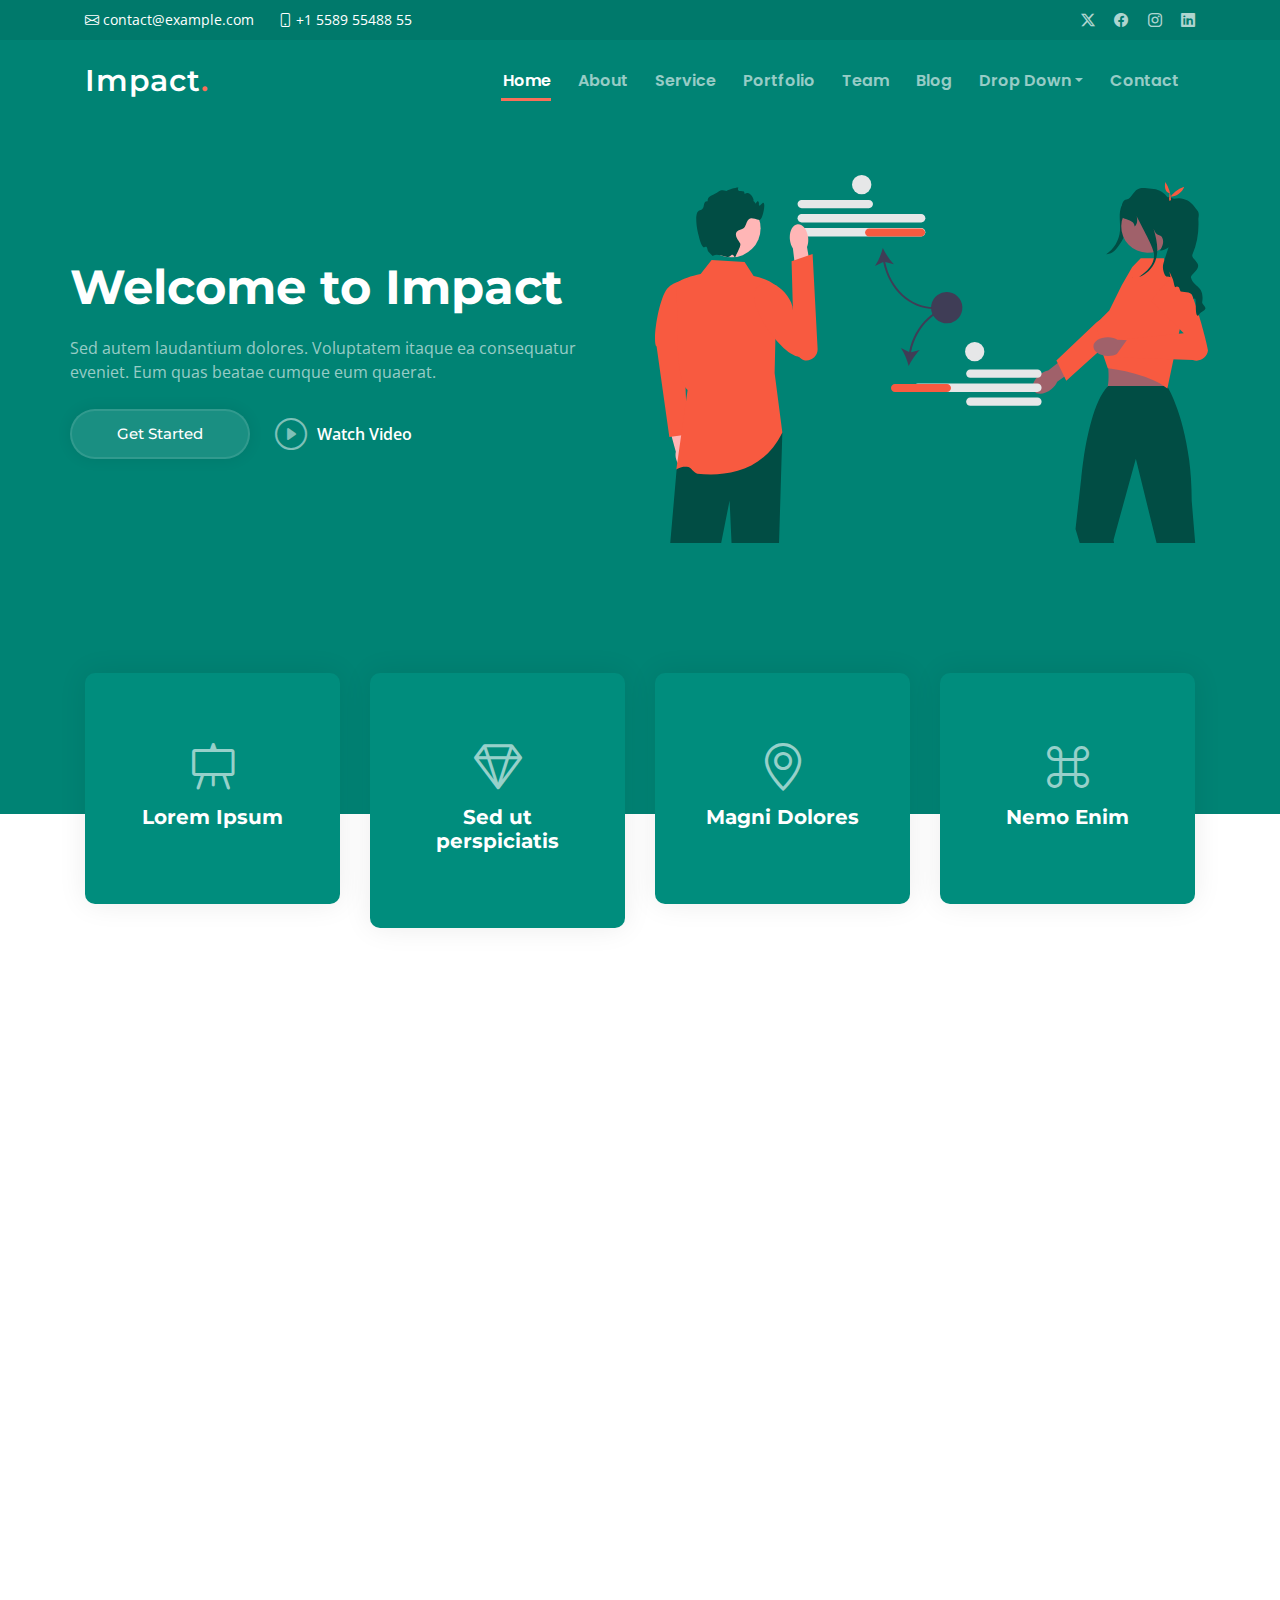
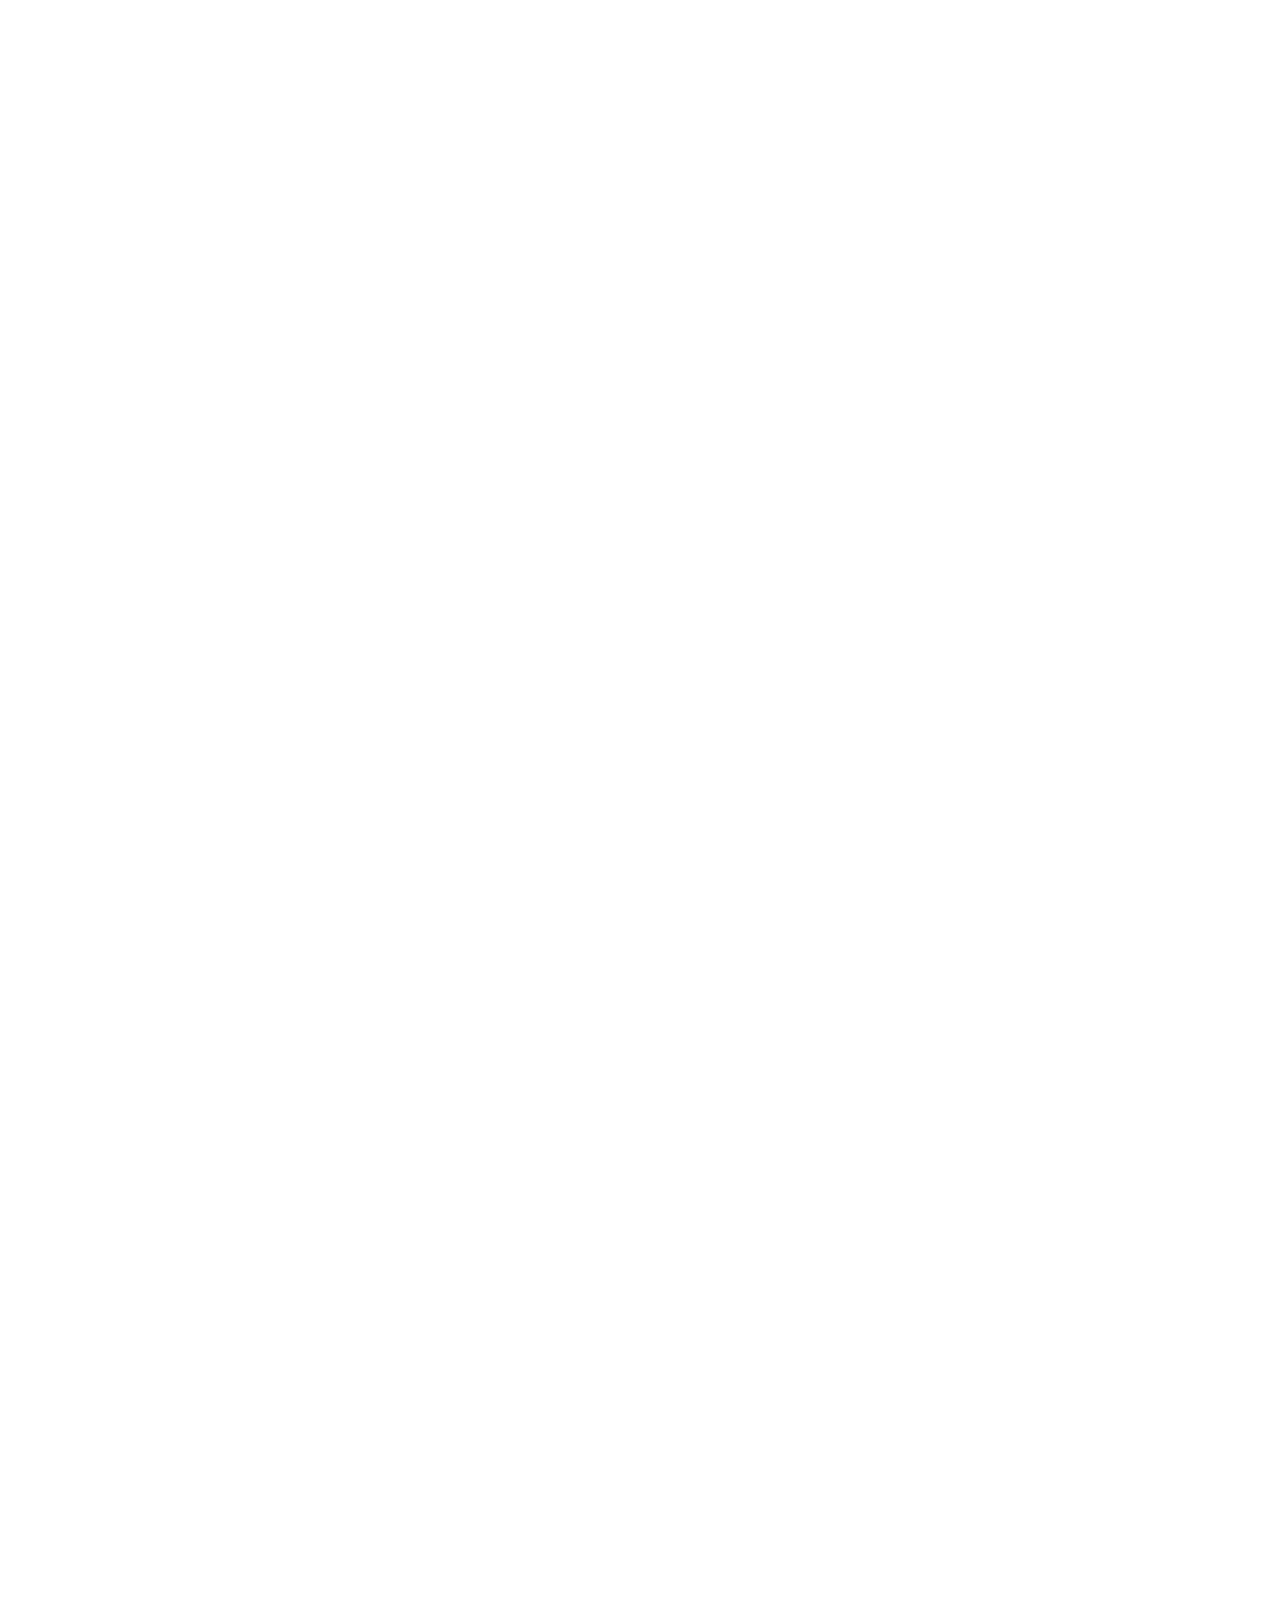
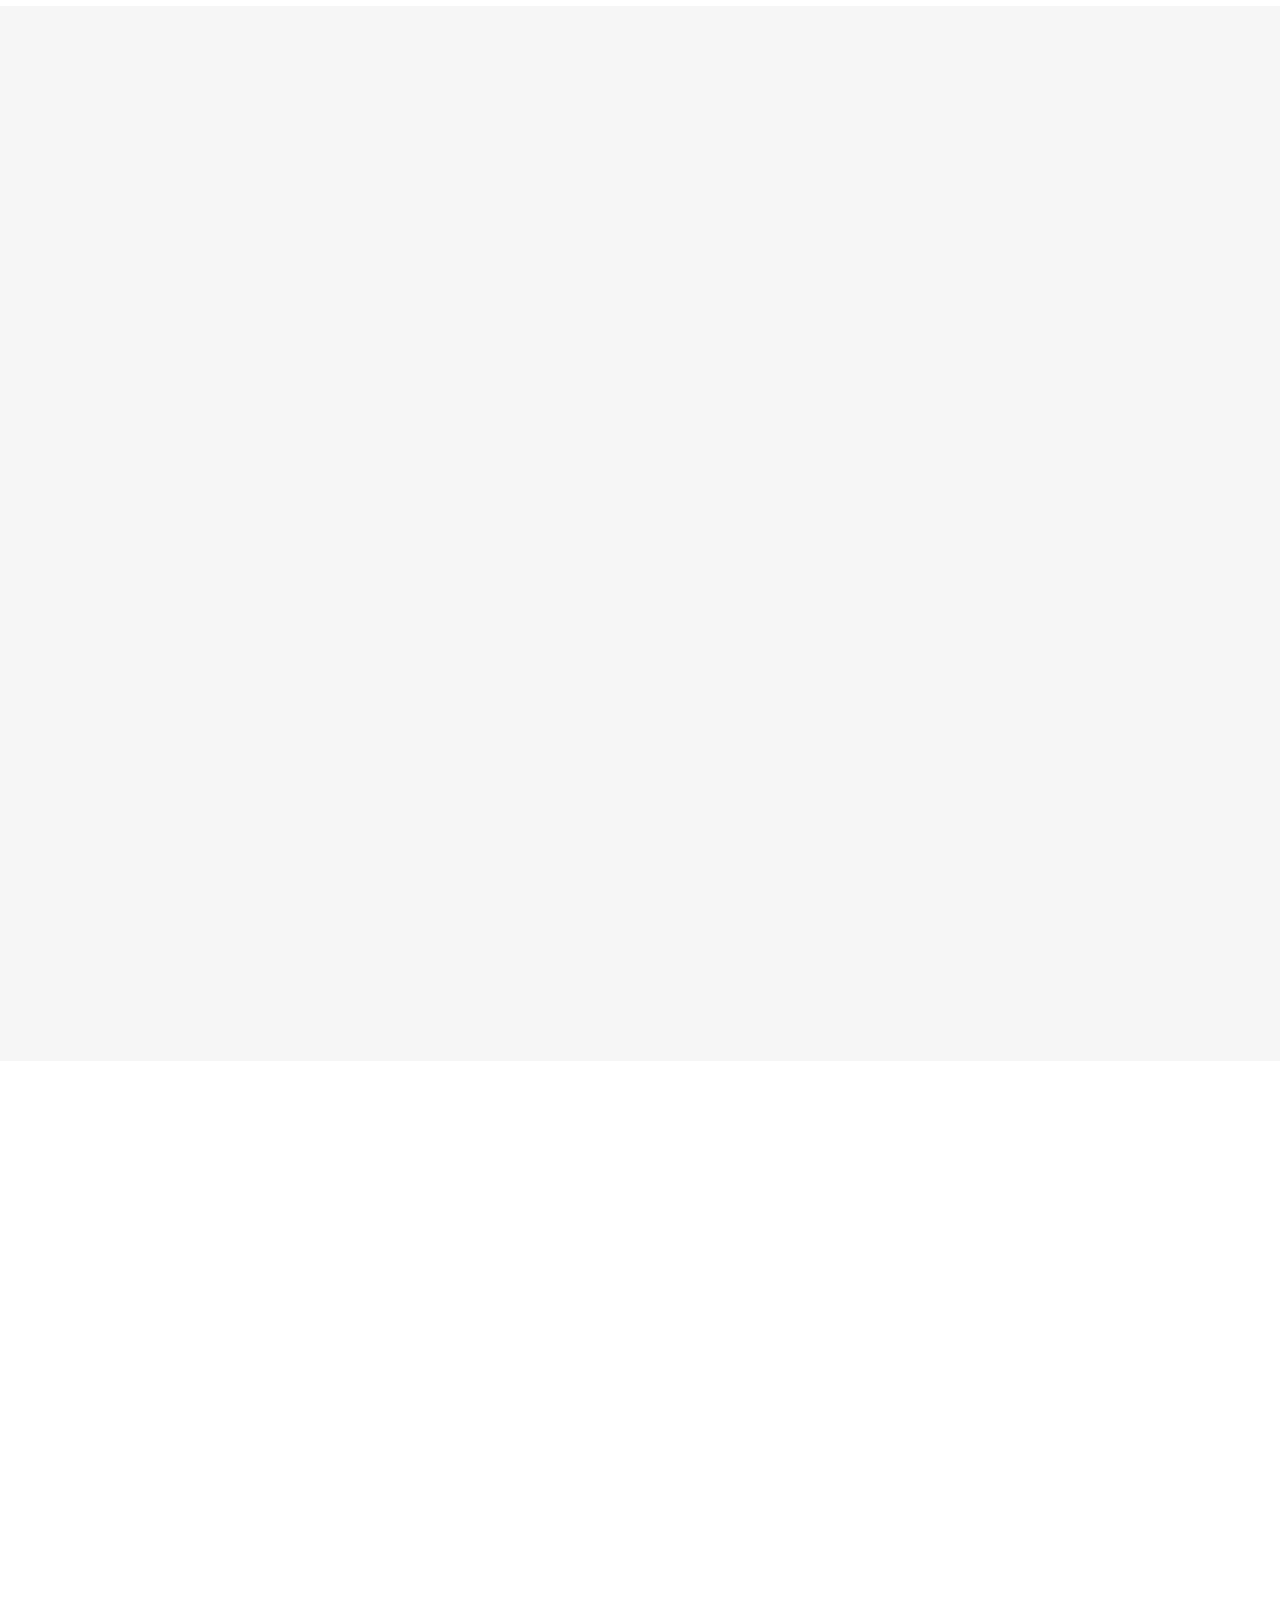
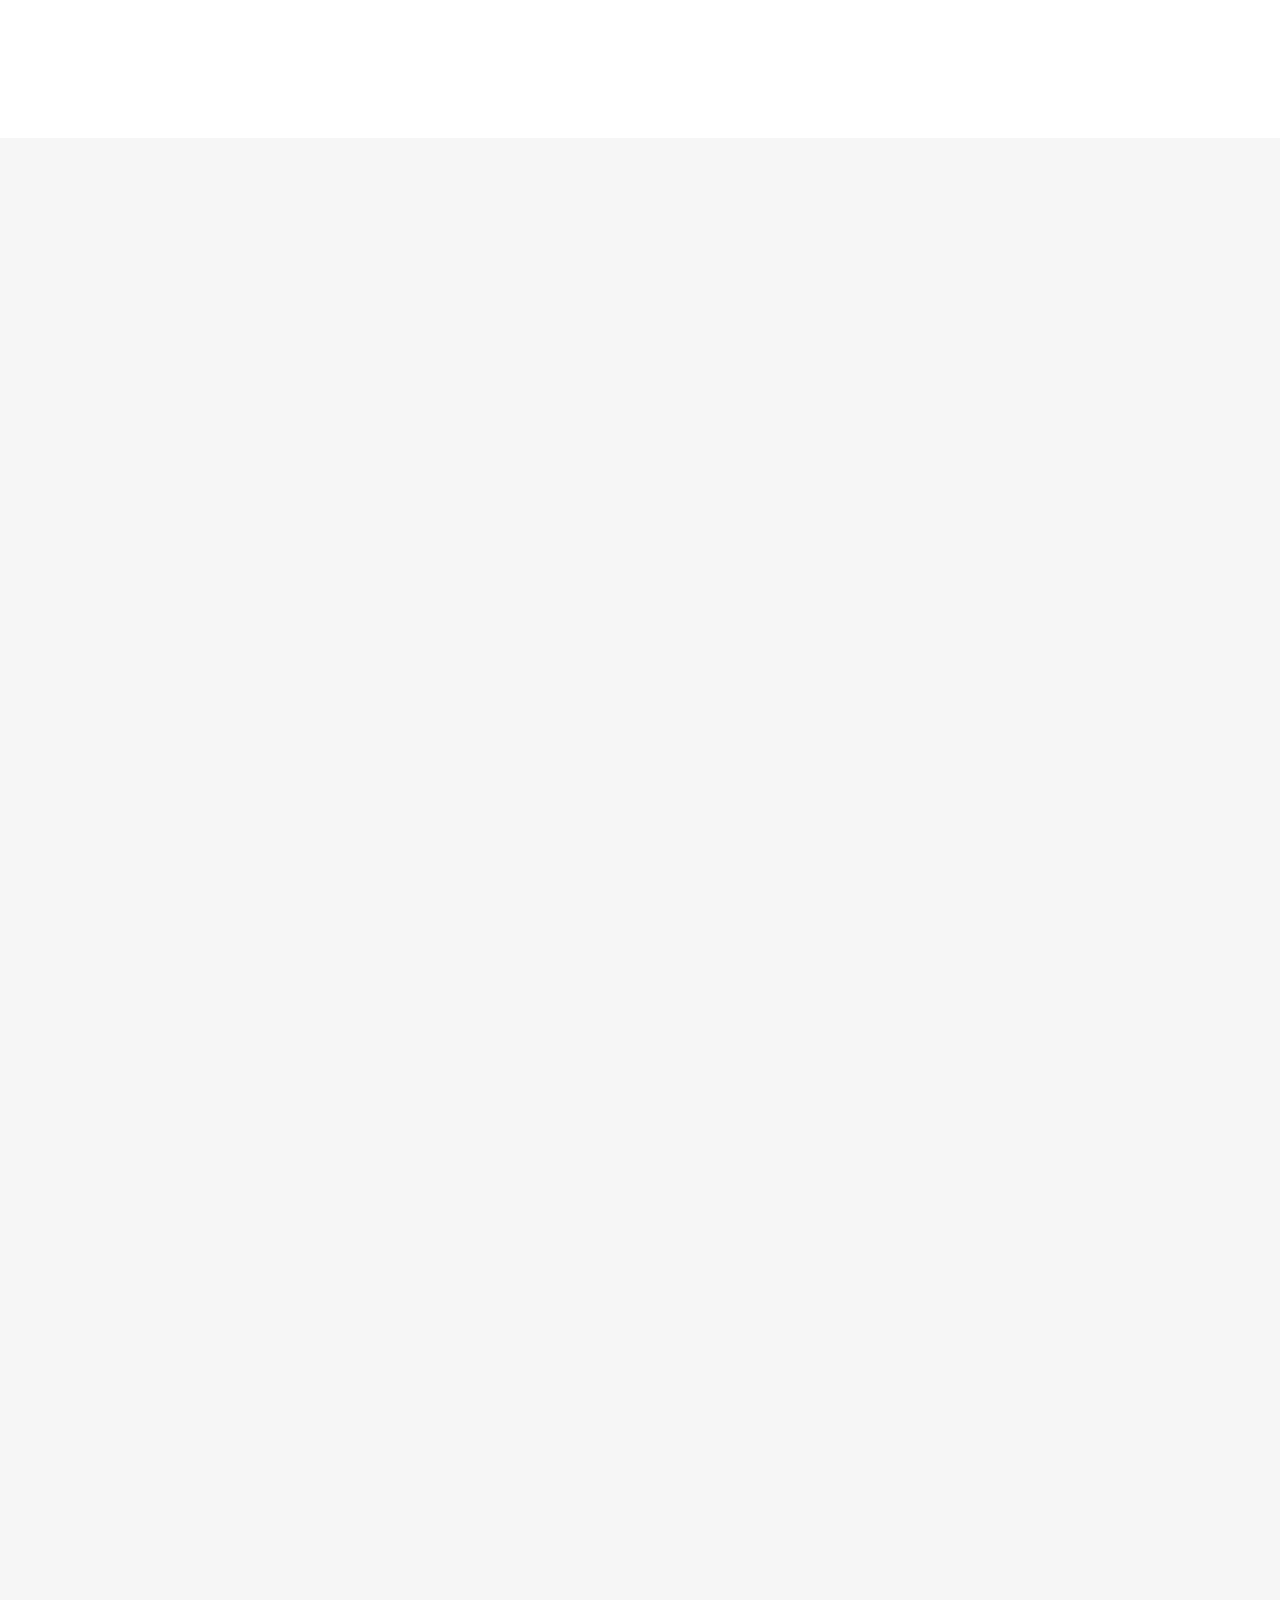
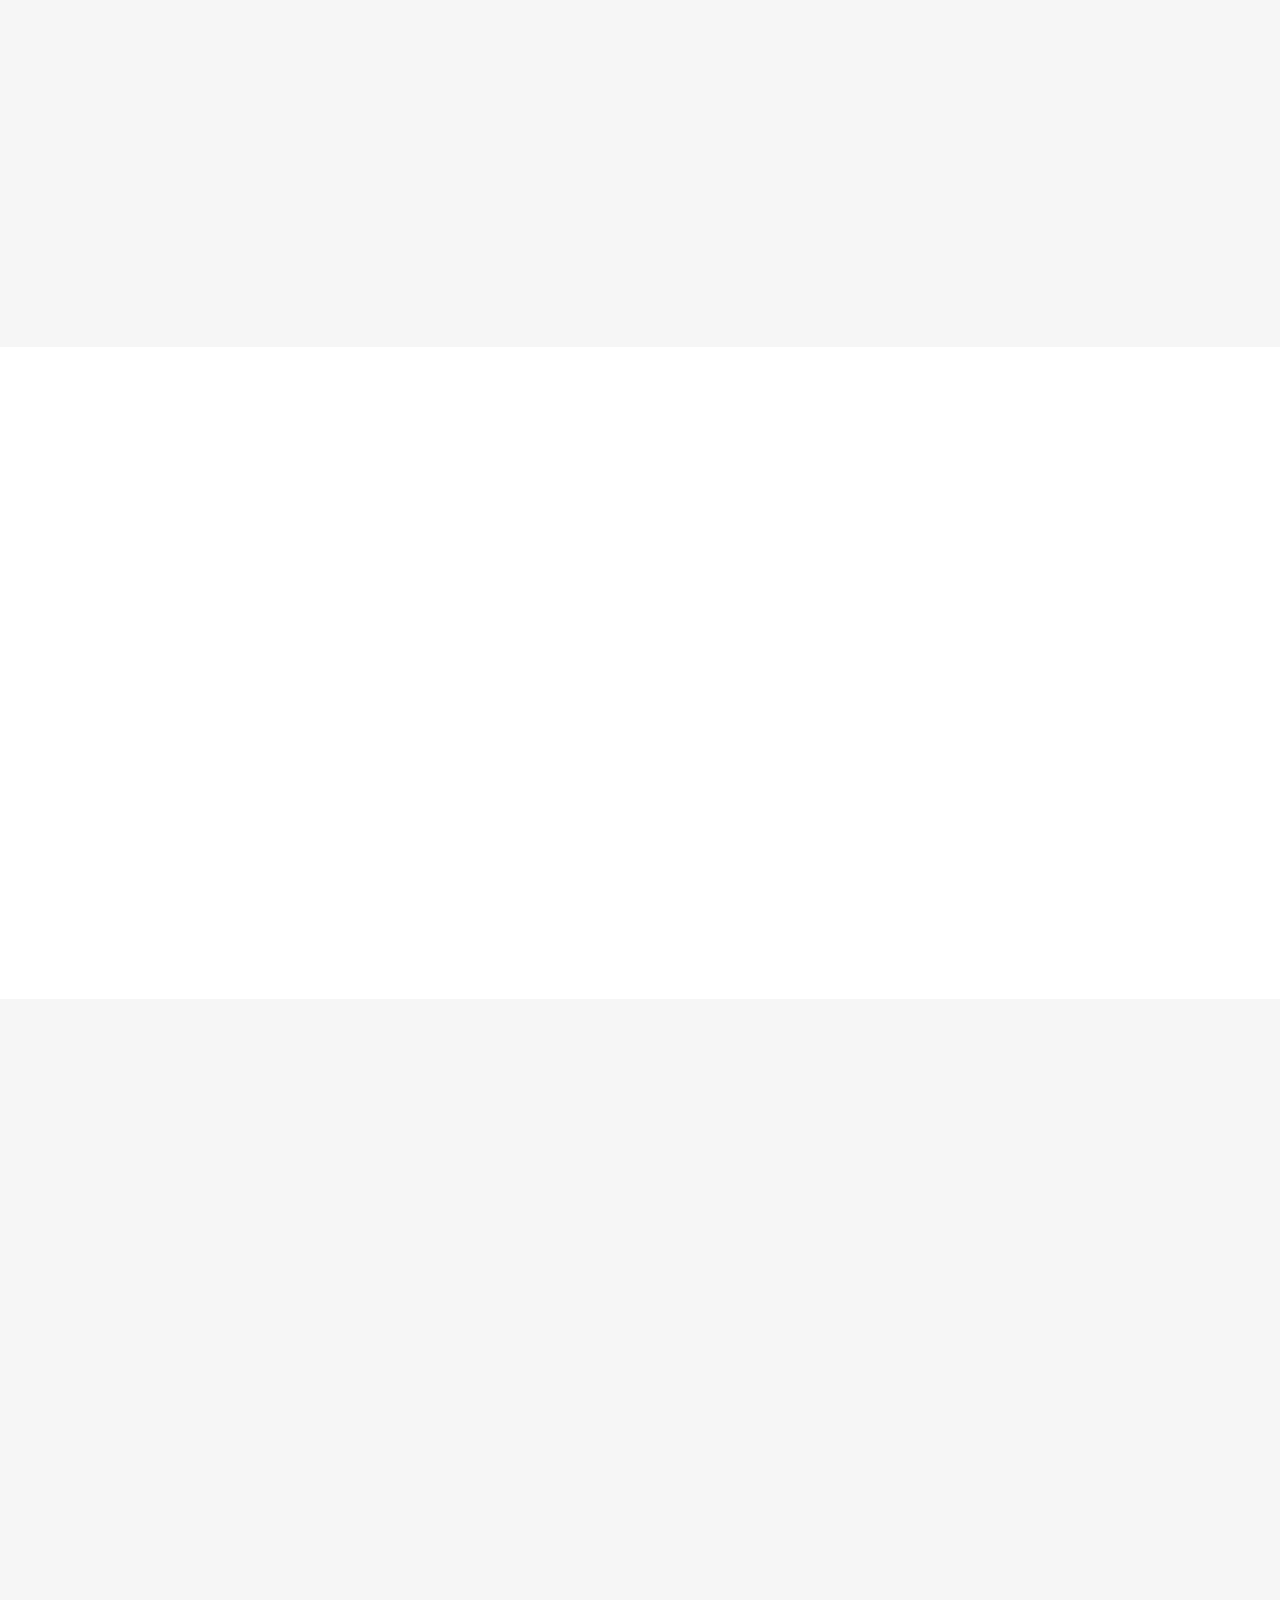
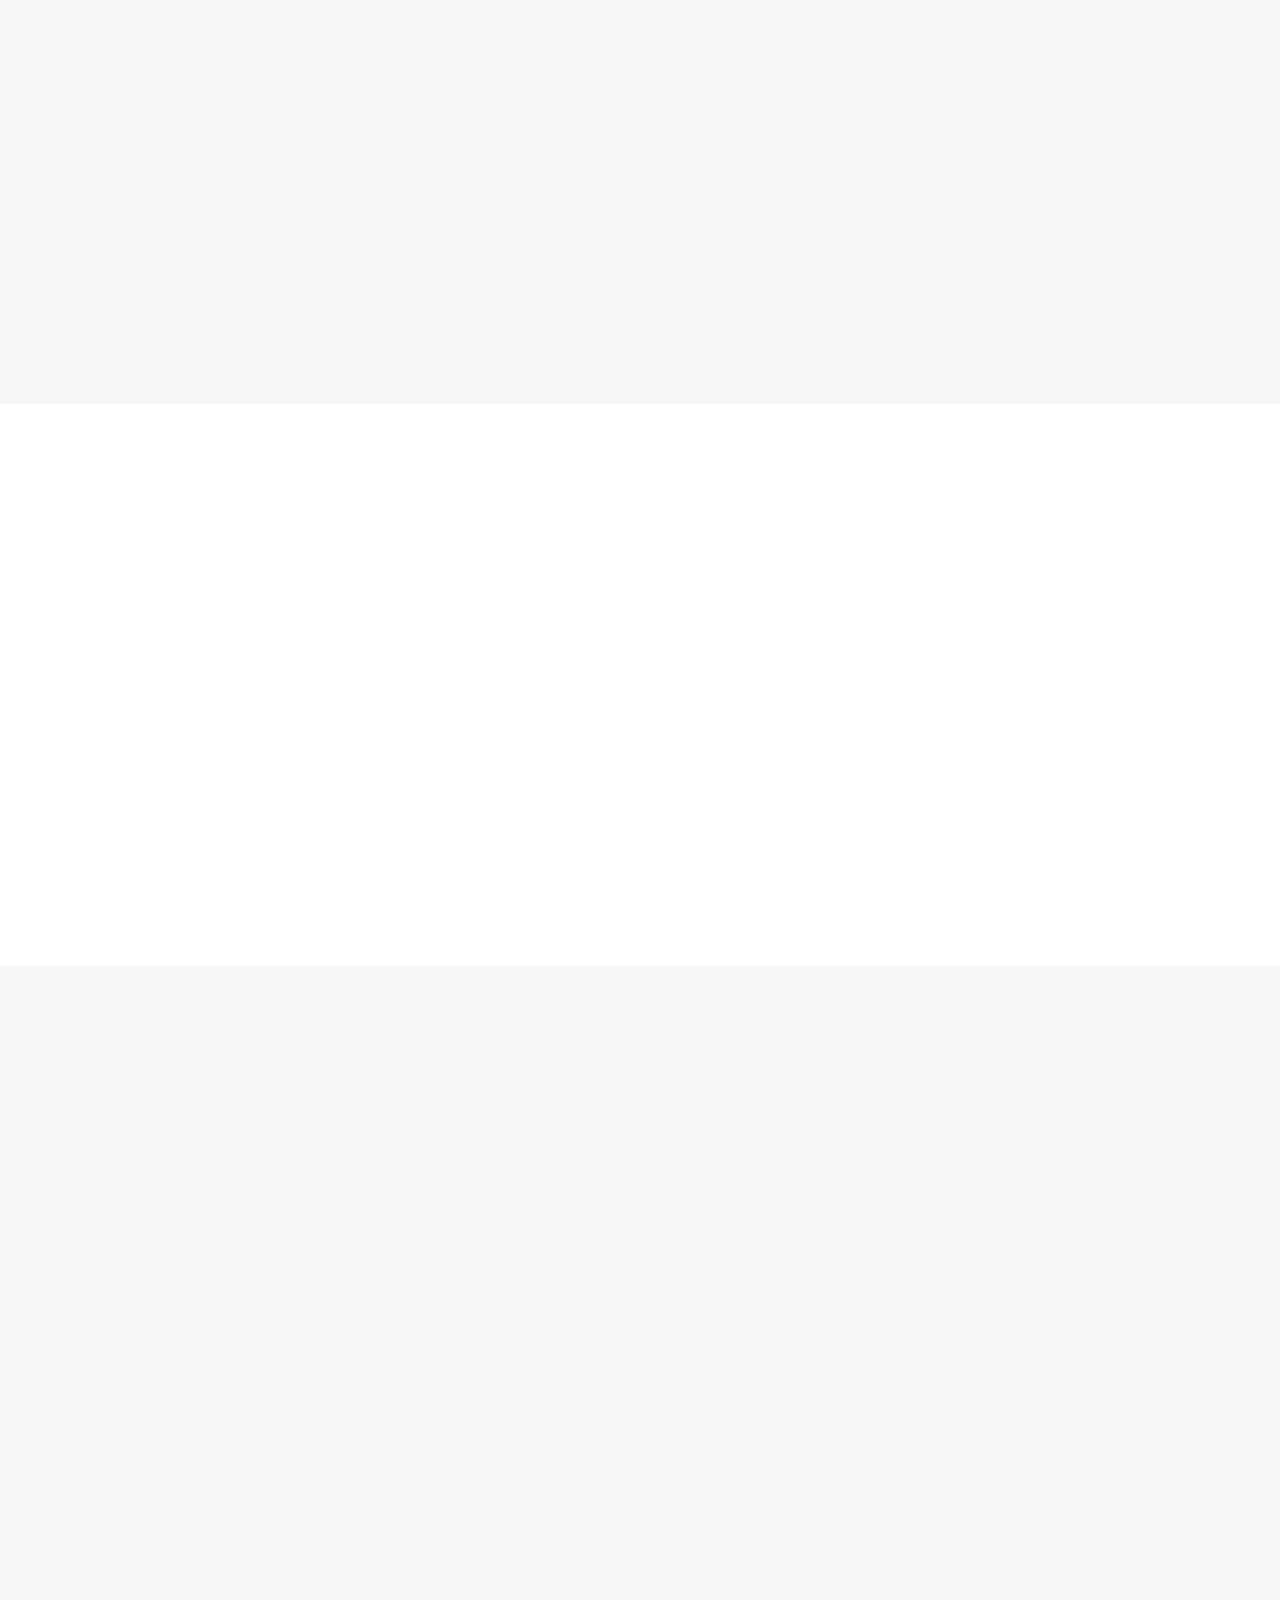
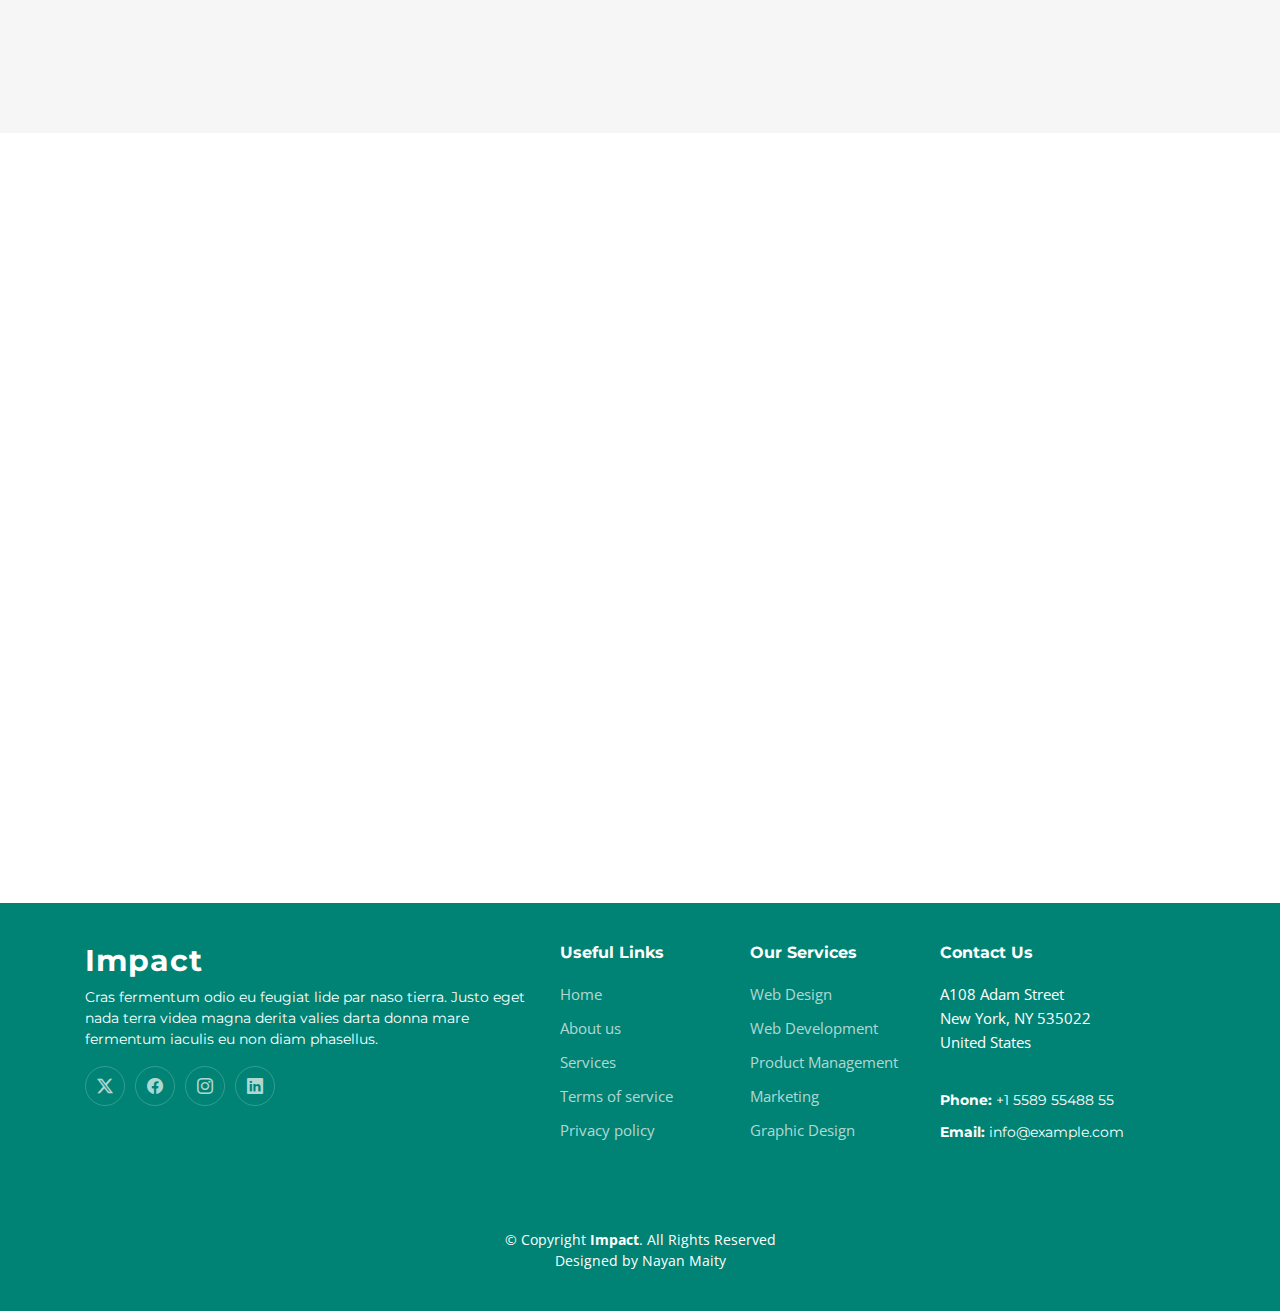
<file: index.html>
<!DOCTYPE html>
<html lang="en">

<head>
    <meta charset="UTF-8">
    <meta name="viewport" content="width=device-width, initial-scale=1.0">
    <title>Impact</title>

    <link rel="stylesheet" href="./css/style.css">
    <link rel="stylesheet" href="./css/media.css">

    <link rel="stylesheet" href="https://cdn.jsdelivr.net/npm/bootstrap@4.6.2/dist/css/bootstrap.min.css">
    <link rel="stylesheet" href="https://cdn.jsdelivr.net/npm/bootstrap-icons@1.11.1/font/bootstrap-icons.css">

    <link rel="stylesheet" href="./css/owl.carousel.min.css">
    <link rel="stylesheet" href="./css/owl.theme.default.min.css">

    <link rel="stylesheet" href="./css/animate.css">

    <link rel="stylesheet" href="https://cdnjs.cloudflare.com/ajax/libs/font-awesome/6.4.2/css/all.min.css">
</head>

<body>
    <!-- Start Top Header -->

    <section id="top-header" class="d-flex align-items-center">
        <div class="top-header-container container d-flex align-items-center justify-content-between">
            <div class="top-header-contact ">
                <ul>
                    <li><i class="bi bi-envelope"></i> <a href="mailto:contact@example.com"
                            class="text-white">contact@example.com</a></li>
                    <li><i class="bi bi-phone"></i> <a href="tel:+155895548855" class="text-white">+1 5589 55488 55</a>
                    </li>
                </ul>
            </div>

            <div class="top-header-social">
                <ul>
                    <li><a href="#"><i class="bi bi-twitter-x"></i></a></i></li>
                    <li><a href="#"><i class="bi bi-facebook"></i></a></i></li>
                    <li><a href="#"><i class="bi bi-instagram"></i></a></i></li>
                    <li><a href="#"><i class="bi bi-linkedin"></i></a></i></li>
                </ul>
            </div>
        </div>
    </section>

    <!-- End Top Header -->

    <div class="clearfix"></div>

    <!-- Start Header -->

    <header class="d-flex ">
        <div class="container-fluid container-xl d-flex  justify-content-between">
            <div class="logo">
                <a href="#">
                    <h1>Impact<span>.</span></h1>
                </a>
            </div>

            <nav class="navbar navbar-expand-lg navbar-dark navbar-light ">

                <button class="navbar-toggler" type="button" data-toggle="collapse" data-target="#mynav">
                    <span class="navbar-toggler-icon"></span>
                </button>

                <div class="collapse navbar-collapse" id="mynav">
                    <ul class="navbar-nav">
                        <li class="nav-item">
                            <a href="#banner" class="nav-link header-link header-active">Home</a>
                        </li>
                        <li class="nav-item">
                            <a href="#about" class="nav-link header-link">About</a>
                        </li>
                        <li class="nav-item">
                            <a href="#service" class="nav-link header-link">Service</a>
                        </li>
                        <li class="nav-item">
                            <a href="#portfolio" class="nav-link header-link">Portfolio</a>
                        </li>
                        <li class="nav-item">
                            <a href="#team" class="nav-link header-link">Team</a>
                        </li>
                        <li class="nav-item">
                            <a href="./blog.html" class="nav-link header-link">Blog</a>
                        </li>
                        <li class="nav-item dropdown">
                            <a href="#" class="nav-link header-link dropdown-toggle" data-toggle="dropdown">Drop
                                Down</a>

                            <div class="dropdown-menu">
                                <a href="#" class="dropdown-item">Drop Down 1</a>
                                <a href="#" class="dropdown-item">Deep Drop Down</a>
                                <a href="#" class="dropdown-item">Drop Down 2</a>
                                <a href="#" class="dropdown-item">Drop Down 3</a>
                                <a href="#" class="dropdown-item">Drop Down 4</a>
                            </div>
                        </li>
                        <li class="nav-item">
                            <a href="#contact" class="nav-link header-link">Contact</a>
                        </li>
                    </ul>
                </div>
            </nav>
        </div>
    </header>

    <!-- End Header -->

    <div class="clearfix"></div>

    <!-- Start Banner -->

    <section id="banner">
        <div class="container">
            <div class="row">
                <div class="banner-text col-lg-6 d-flex flex-column justify-content-center order-1 wow animated fadeIn"
                    data-wow-duration="1s">
                    <h2>Welcome to Impact</h2>

                    <p>Sed autem laudantium dolores. Voluptatem itaque ea consequatur eveniet. Eum quas beatae cumque
                        eum quaerat.
                    </p>

                    <div class="banner-link d-flex align-items-center">
                        <a href="#about"><button class="btn-gst">Get Started</button></a>

                        <a href="#" class="watch-video d-flex align-items-center">
                            <i class="bi bi-play-circle"></i>
                            <span>Watch Video</span>
                        </a>
                    </div>
                </div>

                <div class="banner-img col-lg-6 order-2 wow animated fadeIn" data-wow-duration="3s">
                    <img src="./Images/hero-img.svg" class="img-fluid" alt="banner-img.svg">
                </div>
            </div>
        </div>
    </section>

    <!-- End Banner -->

    <div class="clearfix"></div>

    <!-- Start About-up  -->

    <section id="about-up">
        <div class="container">
            <div class="row">
                <div class=" col-md-6 col-xl-3">
                    <div class="ab-up-box wow  fadeInUp">
                        <i class="bi bi-easel"></i>
                        <h4><a href="#">Lorem Ipsum</a></h4>
                    </div>
                </div>

                <div class=" col-md-6 col-xl-3">
                    <div class="ab-up-box wow  fadeInUp" data-wow-delay=".3s">
                        <i class="bi bi-gem"></i>
                        <h4><a href="#">Sed ut perspiciatis</a></h4>
                    </div>
                </div>

                <div class=" col-md-6 col-xl-3">
                    <div class="ab-up-box wow  fadeInUp" data-wow-delay=".2s">
                        <i class="bi bi-geo-alt"></i>
                        <h4><a href="#">Magni Dolores</a></h4>
                    </div>
                </div>

                <div class=" col-md-6 col-xl-3">
                    <div class="ab-up-box wow  fadeInUp" data-wow-delay=".7s">
                        <i class="bi bi-command"></i>
                        <h4><a href="#">Nemo Enim</a></h4>
                    </div>
                </div>

            </div>

        </div>
        <div class="ab-up-wh"></div>


        </div>
    </section>

    <!-- Start About-up  -->

    <div class="clearfix"></div>

    <!-- Start About -->

    <section id="about">
        <div class="container wow  fadeInUp" data-wow-offset="50">
            <div class="about-text">
                <h2>About Us</h2>
                <div class="line"> </div>
                <p>Aperiam dolorum et et wuia molestias qui eveniet numquam nihil porro incidunt dolores placeat sunt id
                    nobis omnis tiledo
                    stran delop
                </p>
            </div>

            <div class="row">
                <div class="col-lg-6 about-box-1">
                    <h3>Voluptatem dignissimos provident quasi corporis</h3>
                    <img src="./Images/about.jpg" class="img-fluid rounded" alt="about-1.jpg">
                    <p>Ut fugiat ut sunt quia veniam. Voluptate perferendis perspiciatis quod nisi et. Placeat debitis
                        quia recusandae odit et
                        consequatur voluptatem. Dignissimos pariatur consectetur fugiat voluptas ea.
                    </p>
                    <p>Temporibus nihil enim deserunt sed ea. Provident sit expedita aut cupiditate nihil vitae quo
                        officia vel. Blanditiis
                        eligendi possimus et in cum. Quidem eos ut sint rem veniam qui. Ut ut repellendus nobis tempore
                        doloribus debitis
                        explicabo similique sit. Accusantium sed ut omnis beatae neque deleniti repellendus.
                    </p>
                </div>

                <div class="col-lg-6 about-box-2">
                    <p class="font-italic">Lorem ipsum dolor sit amet, consectetur adipiscing elit, sed do eiusmod
                        tempor incididunt ut
                        labore et dolore magna
                        aliqua.
                    </p>

                    <ul>
                        <li>
                            <i class="bi bi-check-circle-fill"></i>
                            <span>Ullamco laboris nisi ut aliquip ex ea commodo consequat.</span>
                        </li>

                        <li>
                            <i class="bi bi-check-circle-fill"></i>
                            <span>Duis aute irure dolor in reprehenderit in voluptate velit.</span>
                        </li>

                        <li>
                            <i class="bi bi-check-circle-fill"></i>
                            <span>Ullamco laboris nisi ut aliquip ex ea commodo consequat. Duis aute irure dolor in
                                reprehenderit in voluptate trideta
                                storacalaperda mastiro dolore eu fugiat nulla pariatur.</span>
                        </li>
                    </ul>

                    <p>Ullamco laboris nisi ut aliquip ex ea commodo consequat. Duis aute irure dolor in reprehenderit
                        in voluptate velit esse
                        cillum dolore eu fugiat nulla pariatur. Excepteur sint occaecat cupidatat non proident
                    </p>

                    <div class="about-img">
                        <img src="./Images/about-2.jpg" alt="about-2.jpg" class="img-fluid rounded">
                    </div>
                    <div class="about-play">
                        <i class="bi bi-play-fill"></i>
                    </div>

                </div>
            </div>
        </div>
    </section>

    <!-- End About -->

    <div class="clearfix"></div>

    <!-- Start Client Slider -->

    <section id="client-slider">
        <div class="container wow animated fadeInUp">
            <div class="owl-1 owl-carousel owl-theme">
                <div class="item owl-1-item">
                    <img src="./Images/client-1.png" class="img-fluid " alt="client-1">
                </div>

                <div class="item owl-1-item">
                    <img src="./Images/client-2.png" class="img-fluid" alt="client-2">
                </div>

                <div class="item owl-1-item">
                    <img src="./Images/client-3.png" class="img-fluid" alt="client-3">
                </div>

                <div class="item owl-1-item">
                    <img src="./Images/client-4.png" class="img-fluid" alt="client-4">
                </div>

                <div class="item owl-1-item">
                    <img src="./Images/client-5.png" class="img-fluid" alt="client-5">
                </div>

                <div class="item owl-1-item">
                    <img src="./Images/client-6.png" class="img-fluid" alt="client-6">
                </div>

                <div class="item owl-1-item">
                    <img src="./Images/client-7.png" class="img-fluid" alt="client-7">
                </div>

                <div class="item owl-1-item">
                    <img src="./Images/client-8.png" class="img-fluid" alt="client-8">
                </div>
            </div>
        </div>
    </section>
    <!-- End Client Slider -->

    <div class="clearfix"></div>

    <!-- Start Client Work -->

    <section id="stats">
        <div class="container wow animated fadeInUp">
            <div class="row d-flex align-items-center ">
                <div class="col-lg-6">
                    <img src="./Images/stats-img.svg" class="img-fluid" alt="stats.svg">
                </div>
                <div class="col-lg-6 stats-text">
                    <ul>
                        <li class="d-flex align-items-center">
                            <h2 class="counter" data-stop="232">232</h2>
                            <p><strong>Happy Clients</strong> consequuntur quae diredo para mesta</p>
                        </li>

                        <li class="d-flex align-items-center">
                            <h2 class="counter" data-stop="521">521</h2>
                            <p><strong>Projects</strong> adipisci atque cum quia aut</p>
                        </li>

                        <li class="d-flex align-items-center">
                            <h2 class="counter" data-stop="453">453</h2>
                            <p><strong>Hours Of Support</strong> aut commodi quaerat
                            </p>
                        </li>
                    </ul>
                </div>
            </div>
        </div>
    </section>

    <!-- End Client Work -->

    <div class="clearfix"></div>

    <!-- Start Call to Action -->

    <section id="cta">
        <div class="container wow animated fadeInUp">
            <div class="cta-bg d-flex flex-column justify-content-center align-items-center">
                <div class="cta-play">
                    <i class="bi bi-play-fill"></i>
                </div>

                <h4>
                    Call To Action
                </h4>

                <p>Duis aute irure dolor in reprehenderit in voluptate velit esse cillum dolore eu fugiat nulla
                    pariatur. Excepteur sint
                    occaecat cupidatat non proident, sunt in culpa qui officia deserunt mollit anim id est laborum.
                </p>

                <a href="#"><button>Call To Action</button></a>
            </div>
        </div>
    </section>

    <!-- End Call to Action -->

    <div class="clearfix"></div>

    <!-- Start Service -->

    <section id="service">
        <div class="container ">
            <div class="service-text wow animated fadeInUp">
                <h2>Our Services</h2>
                <div class="line"> </div>
                <p>Aperiam dolorum et et wuia molestias qui eveniet numquam nihil porro incidunt dolores placeat sunt id
                    nobis omnis tiledo
                    stran delop
                </p>
            </div>

            <div class="service-info wow animated fadeInUp" data-wow-delay=".2s">
                <div class="row">
                    <div class="col-md-6 col-lg-4">
                        <div class="service-box">
                            <div class="service-box-icon">
                                <i class="bi bi-activity"></i>
                                <div class="i-circle"></div>
                            </div>

                            <h3>Nesciunt Mete</h3>

                            <p>Provident nihil minus qui consequatur non omnis maiores. Eos accusantium minus dolores
                                iure perferendis tempore et
                                consequatur.
                            </p>

                            <a href="#">Read more <i class="bi bi-arrow-right"></i></a>
                        </div>
                    </div>

                    <div class="col-md-6 col-lg-4">
                        <div class="service-box">
                            <div class="service-box-icon">
                                <i class="bi bi-broadcast"></i>
                                <div class="i-circle"></div>
                            </div>

                            <h3>Eosle Commodi</h3>

                            <p>Ut autem aut autem non a. Sint sint sit facilis nam iusto sint. Libero corrupti neque eum
                                hic non ut nesciunt dolorem.
                            </p>

                            <a href="#">Read more <i class="bi bi-arrow-right"></i></a>
                        </div>
                    </div>

                    <div class="col-md-6 col-lg-4">
                        <div class="service-box">
                            <div class="service-box-icon">
                                <i class="bi bi-easel"></i>
                                <div class="i-circle"></div>
                            </div>

                            <h3>Ledo Markt</h3>

                            <p>Ut excepturi voluptatem nisi sed. Quidem fuga consequatur. Minus ea aut. Vel qui id
                                voluptas adipisci eos earum
                                corrupti.
                            </p>

                            <a href="#">Read more <i class="bi bi-arrow-right"></i></a>
                        </div>
                    </div>

                    <div class="col-md-6 col-lg-4">
                        <div class="service-box">
                            <div class="service-box-icon">
                                <i class="bi bi-bounding-box-circles"></i>
                                <div class="i-circle"></div>
                            </div>

                            <h3>Asperiores Commodit</h3>

                            <p>Non et temporibus minus omnis sed dolor esse consequatur. Cupiditate sed error ea fuga
                                sit provident adipisci neque.
                            </p>

                            <a href="#">Read more <i class="bi bi-arrow-right"></i></a>
                        </div>
                    </div>

                    <div class="col-md-6 col-lg-4">
                        <div class="service-box">
                            <div class="service-box-icon">
                                <i class="bi bi-calendar4-week"></i>
                                <div class="i-circle"></div>
                            </div>

                            <h3>Velit Doloremque</h3>

                            <p>Cumque et suscipit saepe. Est maiores autem enim facilis ut aut ipsam corporis aut. Sed
                                animi at autem alias eius
                                labore.
                            </p>

                            <a href="#">Read more <i class="bi bi-arrow-right"></i></a>
                        </div>
                    </div>

                    <div class="col-md-6 col-lg-4">
                        <div class="service-box">
                            <div class="service-box-icon">
                                <i class="bi bi-chat-square-text"></i>
                                <div class="i-circle"></div>
                            </div>

                            <h3>Dolori Architecto</h3>

                            <p>Hic molestias ea quibusdam eos. Fugiat enim doloremque aut neque non et debitis iure.
                                Corrupti recusandae ducimus enim.
                            </p>

                            <a href="#">Read more <i class="bi bi-arrow-right"></i></a>
                        </div>
                    </div>
                </div>
            </div>
        </div>
    </section>

    <!-- End Service -->

    <div class="clearfix"></div>

    <!-- Start Testimonial -->

    <section id="testimonial">
        <div class="container">
            <div class="testimonial-text wow animated fadeInUp">
                <h2>Testimonials</h2>
                <div class="line"> </div>
                <p>Voluptatem quibusdam ut ullam perferendis repellat non ut consequuntur est eveniet deleniti
                    fignissimos eos quam
                </p>
            </div>

            <div class="testimonial-slider wow animated fadeInUp" data-wow-delay=".2s">
                <div class="owl-2 owl-carousel owl-theme">
                    <div class="item owl-2-item">
                        <div class="client-info">
                            <div class="client-profile">
                                <img src="./Images/testimonials-1.jpg" class="img-fluid" alt="">
                                <div class="profile-text">
                                    <h3>Saul Goodman</h3>
                                    <p>Ceo & Founder</p>
                                    <div class="star">
                                        <i class="bi bi-star-fill"></i>
                                        <i class="bi bi-star-fill"></i>
                                        <i class="bi bi-star-fill"></i>
                                        <i class="bi bi-star-fill"></i>
                                        <i class="bi bi-star-fill"></i>
                                    </div>
                                </div>
                            </div>

                            <div class="client-text">
                                <p>
                                    <i class="fa-solid fa-quote-left mr-2 i-right"></i>
                                    Proin iaculis purus consequat sem cure digni ssim donec porttitora entum suscipit
                                    rhoncus. Accusantium quam, ultricies
                                    eget id, aliquam eget nibh et. Maecen aliquam, risus at semper.
                                    <i class="fa-solid fa-quote-right ml-2 i-left"></i>
                                </p>
                            </div>
                        </div>
                    </div>

                    <div class="item owl-2-item">
                        <div class="client-info">
                            <div class="client-profile">
                                <img src="./Images/testimonials-2.jpg" class="img-fluid" alt="">
                                <div class="profile-text">
                                    <h3>Sara Wilsson</h3>
                                    <p>Designer</p>
                                    <div class="star">
                                        <i class="bi bi-star-fill"></i>
                                        <i class="bi bi-star-fill"></i>
                                        <i class="bi bi-star-fill"></i>
                                        <i class="bi bi-star-fill"></i>
                                        <i class="bi bi-star-fill"></i>
                                    </div>
                                </div>
                            </div>

                            <div class="client-text">
                                <p>
                                    <i class="fa-solid fa-quote-left mr-2 i-right"></i>
                                    Export tempor illum tamen malis malis eram quae irure esse labore quem cillum quid
                                    cillum eram malis quorum velit fore
                                    eram velit sunt aliqua noster fugiat irure amet legam anim culpa.
                                    <i class="fa-solid fa-quote-right ml-2 i-left"></i>
                                </p>
                            </div>
                        </div>
                    </div>

                    <div class="item owl-2-item">
                        <div class="client-info">
                            <div class="client-profile">
                                <img src="./Images/testimonials-3.jpg" class="img-fluid" alt="">
                                <div class="profile-text">
                                    <h3>Jena Karlis</h3>
                                    <p>Store Owner</p>
                                    <div class="star">
                                        <i class="bi bi-star-fill"></i>
                                        <i class="bi bi-star-fill"></i>
                                        <i class="bi bi-star-fill"></i>
                                        <i class="bi bi-star-fill"></i>
                                        <i class="bi bi-star-fill"></i>
                                    </div>
                                </div>
                            </div>

                            <div class="client-text">
                                <p>
                                    <i class="fa-solid fa-quote-left mr-2 i-right"></i>
                                    Enim nisi quem export duis labore cillum quae magna enim sint quorum nulla quem
                                    veniam duis minim tempor labore quem
                                    eram duis noster aute amet eram fore quis sint minim.
                                    <i class="fa-solid fa-quote-right ml-2 i-left"></i>
                                </p>
                            </div>
                        </div>
                    </div>

                    <div class="item owl-2-item">
                        <div class="client-info">
                            <div class="client-profile">
                                <img src="./Images/testimonials-4.jpg" class="img-fluid" alt="">
                                <div class="profile-text">
                                    <h3>Matt Brandon</h3>
                                    <p>Freelancer</p>
                                    <div class="star">
                                        <i class="bi bi-star-fill"></i>
                                        <i class="bi bi-star-fill"></i>
                                        <i class="bi bi-star-fill"></i>
                                        <i class="bi bi-star-fill"></i>
                                        <i class="bi bi-star-fill"></i>
                                    </div>
                                </div>
                            </div>

                            <div class="client-text">
                                <p>
                                    <i class="fa-solid fa-quote-left mr-2 i-right"></i>
                                    Fugiat enim eram quae cillum dolore dolor amet nulla culpa multos export minim
                                    fugiat minim velit minim dolor enim duis
                                    veniam ipsum anim magna sunt elit fore quem dolore.
                                    <i class="fa-solid fa-quote-right ml-2 i-left"></i>
                                </p>
                            </div>
                        </div>
                    </div>

                    <div class="item owl-2-item">
                        <div class="client-info">
                            <div class="client-profile">
                                <img src="./Images/testimonials-5.jpg" class="img-fluid" alt="">
                                <div class="profile-text">
                                    <h3>John Larson</h3>
                                    <p>Entrepreneur</p>
                                    <div class="star">
                                        <i class="bi bi-star-fill"></i>
                                        <i class="bi bi-star-fill"></i>
                                        <i class="bi bi-star-fill"></i>
                                        <i class="bi bi-star-fill"></i>
                                        <i class="bi bi-star-fill"></i>
                                    </div>
                                </div>
                            </div>

                            <div class="client-text">
                                <p>
                                    <i class="fa-solid fa-quote-left mr-2 i-right"></i>
                                    Quis quorum aliqua sint quem legam fore sunt eram irure aliqua veniam tempor noster
                                    veniam enim culpa labore duis sunt
                                    culpa nulla illum cillum fugiat legam esse veniam culpa fore.
                                    <i class="fa-solid fa-quote-right ml-2 i-left"></i>
                                </p>
                            </div>
                        </div>
                    </div>
                </div>
            </div>
        </div>
    </section>

    <!-- End Testimonial -->

    <div class="clearfix"></div>

    <!-- Start Portfolio -->

    <section id="portfolio">
        <div class="container">
            <div class="portfolio-text wow animated fadeInUp">
                <h2>Portfolio</h2>
                <div class="line"> </div>
                <p>Quam sed id excepturi ccusantium dolorem ut quis dolores nisi llum nostrum enim velit qui ut et autem
                    uia reprehenderit
                    sunt deleniti
                </p>
            </div>

            <div id="portfolio-pills" class="wow animated fadeInUp" data-wow-delay=".2s">
                <!-- Nav Pills  -->
                <ul class="nav nav-pills d-flex justify-content-center">
                    <li class="nav-item">
                        <a href="#all" class="nav-link active" data-toggle="pill">
                            All
                        </a>
                    </li>

                    <li class="nav-item">
                        <a href="#app" class="nav-link" data-toggle="pill">
                            App
                        </a>
                    </li>

                    <li class="nav-item">
                        <a href="#product" class="nav-link" data-toggle="pill">
                            Product
                        </a>
                    </li>

                    <li class="nav-item">
                        <a href="#branding" class="nav-link" data-toggle="pill">
                            Branding
                        </a>
                    </li>

                    <li class="nav-item">
                        <a href="#books" class="nav-link" data-toggle="pill">
                            Books
                        </a>
                    </li>
                </ul>


                <!-- Tab Panes -->
                <div class="tab-content">
                    <div class="tab-pane container active" id="all">
                        <div class="row">
                            <div class="col-sm-12 col-md-6 col-xl-4">
                                <div class="portfolio-box">
                                    <div class="portfolio-img">
                                        <a href="#"><img src="./Images/app-1.jpg" class="img-fluid" alt="app-1.jpg"></a>
                                    </div>
                                    <div class="portfolio-info">
                                        <h4><a href="#">App 1</a></h4>
                                        <p>Lorem ipsum, dolor sit amet consectetur</p>
                                    </div>
                                </div>
                            </div>

                            <div class="col-sm-12 col-md-6 col-xl-4 ">
                                <div class="portfolio-box">
                                    <div class="portfolio-img">
                                        <a href="#"><img src="./Images/product-1.jpg" class="img-fluid"
                                                alt="product-1.jpg"></a>
                                    </div>
                                    <div class="portfolio-info">
                                        <h4><a href="#">Product 1</a></h4>
                                        <p>Lorem ipsum, dolor sit amet consectetur</p>
                                    </div>
                                </div>
                            </div>

                            <div class="col-sm-12 col-md-6 col-xl-4 ">
                                <div class="portfolio-box">
                                    <div class="portfolio-img">
                                        <a href="#"><img src="./Images/branding-1.jpg" class="img-fluid"
                                                alt="branding-1.jpg"></a>
                                    </div>
                                    <div class="portfolio-info">
                                        <h4><a href="#">Branding 1</a></h4>
                                        <p>Lorem ipsum, dolor sit amet consectetur</p>
                                    </div>
                                </div>
                            </div>

                            <div class="col-sm-12 col-md-6 col-xl-4 ">
                                <div class="portfolio-box">
                                    <div class="portfolio-img">
                                        <a href="#"><img src="./Images/books-1.jpg" class="img-fluid"
                                                alt="books-1.jpg"></a>
                                    </div>
                                    <div class="portfolio-info">
                                        <h4><a href="#">Books 1</a></h4>
                                        <p>Lorem ipsum, dolor sit amet consectetur</p>
                                    </div>
                                </div>
                            </div>

                            <div class="col-sm-12 col-md-6 col-xl-4 ">
                                <div class="portfolio-box">
                                    <div class="portfolio-img">
                                        <a href="#"><img src="./Images/app-2.jpg" class="img-fluid" alt="app-2.jpg"></a>
                                    </div>
                                    <div class="portfolio-info">
                                        <h4><a href="#">App 2</a></h4>
                                        <p>Lorem ipsum, dolor sit amet consectetur</p>
                                    </div>
                                </div>
                            </div>

                            <div class="col-sm-12 col-md-6 col-xl-4 ">
                                <div class="portfolio-box">
                                    <div class="portfolio-img">
                                        <a href="#"><img src="./Images/product-2.jpg" class="img-fluid"
                                                alt="product-2.jpg"></a>
                                    </div>
                                    <div class="portfolio-info">
                                        <h4><a href="#">Product 2</a></h4>
                                        <p>Lorem ipsum, dolor sit amet consectetur</p>
                                    </div>
                                </div>
                            </div>

                            <div class="col-sm-12 col-md-6 col-xl-4 ">
                                <div class="portfolio-box">
                                    <div class="portfolio-img">
                                        <a href="#"><img src="./Images/branding-2.jpg" class="img-fluid"
                                                alt="branding-2.jpg"></a>
                                    </div>
                                    <div class="portfolio-info">
                                        <h4><a href="#">Branding 2</a></h4>
                                        <p>Lorem ipsum, dolor sit amet consectetur</p>
                                    </div>
                                </div>
                            </div>

                            <div class="col-sm-12 col-md-6 col-xl-4 ">
                                <div class="portfolio-box">
                                    <div class="portfolio-img">
                                        <a href="#"><img src="./Images/books-2.jpg" class="img-fluid"
                                                alt="books-2.jpg"></a>
                                    </div>
                                    <div class="portfolio-info">
                                        <h4><a href="#">Books 2</a></h4>
                                        <p>Lorem ipsum, dolor sit amet consectetur</p>
                                    </div>
                                </div>
                            </div>

                            <div class="col-sm-12 col-md-6 col-xl-4 ">
                                <div class="portfolio-box">
                                    <div class="portfolio-img">
                                        <a href="#"><img src="./Images/app-3.jpg" class="img-fluid" alt="app-3.jpg"></a>
                                    </div>
                                    <div class="portfolio-info">
                                        <h4><a href="#">App 3</a></h4>
                                        <p>Lorem ipsum, dolor sit amet consectetur</p>
                                    </div>
                                </div>
                            </div>

                            <div class="col-sm-12 col-md-6 col-xl-4 ">
                                <div class="portfolio-box">
                                    <div class="portfolio-img">
                                        <a href="#"><img src="./Images/product-3.jpg" class="img-fluid"
                                                alt="product-3.jpg"></a>
                                    </div>
                                    <div class="portfolio-info">
                                        <h4><a href="#">Product 3</a></h4>
                                        <p>Lorem ipsum, dolor sit amet consectetur</p>
                                    </div>
                                </div>
                            </div>

                            <div class="col-sm-12 col-md-6 col-xl-4 ">
                                <div class="portfolio-box">
                                    <div class="portfolio-img">
                                        <a href="#"><img src="./Images/branding-3.jpg" class="img-fluid"
                                                alt="branding-3.jpg"></a>
                                    </div>
                                    <div class="portfolio-info">
                                        <h4><a href="#">Branding 3</a></h4>
                                        <p>Lorem ipsum, dolor sit amet consectetur</p>
                                    </div>
                                </div>
                            </div>

                            <div class="col-sm-12 col-md-6 col-xl-4 ">
                                <div class="portfolio-box">
                                    <div class="portfolio-img">
                                        <a href="#"><img src="./Images/books-3.jpg" class="img-fluid"
                                                alt="books-3.jpg"></a>
                                    </div>
                                    <div class="portfolio-info">
                                        <h4><a href="#">Books 3</a></h4>
                                        <p>Lorem ipsum, dolor sit amet consectetur</p>
                                    </div>
                                </div>
                            </div>
                        </div>
                    </div>

                    <div class="tab-pane container fade" id="app">
                        <div class="row">
                            <div class="col-sm-12 col-md-6 col-xl-4 ">
                                <div class="portfolio-box">
                                    <div class="portfolio-img">
                                        <a href="#"><img src="./Images/app-1.jpg" class="img-fluid" alt="app-1.jpg"></a>
                                    </div>
                                    <div class="portfolio-info">
                                        <h4><a href="#">App 1</a></h4>
                                        <p>Lorem ipsum, dolor sit amet consectetur</p>
                                    </div>
                                </div>
                            </div>

                            <div class="col-sm-12 col-md-6 col-xl-4 ">
                                <div class="portfolio-box">
                                    <div class="portfolio-img">
                                        <a href="#"><img src="./Images/app-2.jpg" class="img-fluid" alt="app-2.jpg"></a>
                                    </div>
                                    <div class="portfolio-info">
                                        <h4><a href="#">App 2</a></h4>
                                        <p>Lorem ipsum, dolor sit amet consectetur</p>
                                    </div>
                                </div>
                            </div>

                            <div class="col-sm-12 col-md-6 col-xl-4 ">
                                <div class="portfolio-box">
                                    <div class="portfolio-img">
                                        <a href="#"><img src="./Images/app-3.jpg" class="img-fluid" alt="app-3.jpg"></a>
                                    </div>
                                    <div class="portfolio-info">
                                        <h4><a href="#">App 3</a></h4>
                                        <p>Lorem ipsum, dolor sit amet consectetur</p>
                                    </div>
                                </div>
                            </div>
                        </div>
                    </div>

                    <div class="tab-pane container fade" id="product">
                        <div class="row">
                            <div class="col-sm-12 col-md-6 col-xl-4 ">
                                <div class="portfolio-box">
                                    <div class="portfolio-img">
                                        <a href="#"><img src="./Images/product-1.jpg" class="img-fluid"
                                                alt="product-1.jpg"></a>
                                    </div>
                                    <div class="portfolio-info">
                                        <h4><a href="#">Product 1</a></h4>
                                        <p>Lorem ipsum, dolor sit amet consectetur</p>
                                    </div>
                                </div>
                            </div>

                            <div class="col-sm-12 col-md-6 col-xl-4">
                                <div class="portfolio-box">
                                    <div class="portfolio-img">
                                        <a href="#"><img src="./Images/product-2.jpg" class="img-fluid"
                                                alt="product-2.jpg"></a>
                                    </div>
                                    <div class="portfolio-info">
                                        <h4><a href="#">Product 2</a></h4>
                                        <p>Lorem ipsum, dolor sit amet consectetur</p>
                                    </div>
                                </div>
                            </div>

                            <div class="col-sm-12 col-md-6 col-xl-4">
                                <div class="portfolio-box">
                                    <div class="portfolio-img">
                                        <a href="#"><img src="./Images/product-3.jpg" class="img-fluid"
                                                alt="product-3.jpg"></a>
                                    </div>
                                    <div class="portfolio-info">
                                        <h4><a href="#">Product 3</a></h4>
                                        <p>Lorem ipsum, dolor sit amet consectetur</p>
                                    </div>
                                </div>
                            </div>
                        </div>
                    </div>

                    <div class="tab-pane container fade" id="branding">
                        <div class="row">
                            <div class="col-sm-12 col-md-6 col-xl-4">
                                <div class="portfolio-box">
                                    <div class="portfolio-img">
                                        <a href="#"><img src="./Images/branding-1.jpg" class="img-fluid"
                                                alt="branding-1.jpg"></a>
                                    </div>
                                    <div class="portfolio-info">
                                        <h4><a href="#">Branding 1</a></h4>
                                        <p>Lorem ipsum, dolor sit amet consectetur</p>
                                    </div>
                                </div>
                            </div>

                            <div class="col-sm-12 col-md-6 col-xl-4">
                                <div class="portfolio-box">
                                    <div class="portfolio-img">
                                        <a href="#"><img src="./Images/branding-2.jpg" class="img-fluid"
                                                alt="branding-2.jpg"></a>
                                    </div>
                                    <div class="portfolio-info">
                                        <h4><a href="#">Branding 2</a></h4>
                                        <p>Lorem ipsum, dolor sit amet consectetur</p>
                                    </div>
                                </div>
                            </div>

                            <div class="col-sm-12 col-md-6 col-xl-4">
                                <div class="portfolio-box">
                                    <div class="portfolio-img">
                                        <a href="#"><img src="./Images/branding-3.jpg" class="img-fluid"
                                                alt="branding-3.jpg"></a>
                                    </div>
                                    <div class="portfolio-info">
                                        <h4><a href="#">Branding 3</a></h4>
                                        <p>Lorem ipsum, dolor sit amet consectetur</p>
                                    </div>
                                </div>
                            </div>
                        </div>
                    </div>

                    <div class="tab-pane container fade" id="books">
                        <div class="row">
                            <div class="col-sm-12 col-md-6 col-xl-4">
                                <div class="portfolio-box">
                                    <div class="portfolio-img">
                                        <a href="#"><img src="./Images/books-1.jpg" class="img-fluid"
                                                alt="books-1.jpg"></a>
                                    </div>
                                    <div class="portfolio-info">
                                        <h4><a href="#">Books 1</a></h4>
                                        <p>Lorem ipsum, dolor sit amet consectetur</p>
                                    </div>
                                </div>
                            </div>

                            <div class="col-sm-12 col-md-6 col-xl-4">
                                <div class="portfolio-box">
                                    <div class="portfolio-img">
                                        <a href="#"><img src="./Images/books-2.jpg" class="img-fluid"
                                                alt="books-2.jpg"></a>
                                    </div>
                                    <div class="portfolio-info">
                                        <h4><a href="#">Books 2</a></h4>
                                        <p>Lorem ipsum, dolor sit amet consectetur</p>
                                    </div>
                                </div>
                            </div>

                            <div class="col-sm-12 col-md-6 col-xl-4">
                                <div class="portfolio-box">
                                    <div class="portfolio-img">
                                        <a href="#"><img src="./Images/books-3.jpg" class="img-fluid"
                                                alt="books-3.jpg"></a>
                                    </div>
                                    <div class="portfolio-info">
                                        <h4><a href="#">Books 3</a></h4>
                                        <p>Lorem ipsum, dolor sit amet consectetur</p>
                                    </div>
                                </div>
                            </div>
                        </div>
                    </div>
                </div>

            </div>
        </div>
    </section>

    <!-- End Portfolio -->

    <div class="clearfix"></div>

    <!-- Start Our Team -->

    <section id="team">
        <div class="container">
            <div class="team-text wow animated fadeInUp">
                <h2>Our Team</h2>
                <div class="line"> </div>
                <p>Nulla dolorum nulla nesciunt rerum facere sed ut inventore quam porro nihil id ratione ea sunt quis
                    dolorem dolore earum
                </p>
            </div>

            <div class="row wow animated fadeInUp">
                <div class="col-sm-12 col-md-6 col-xl-3 ">
                    <div class="team-box wow animated fadeInUp" data-wow-delay="">
                        <img src="./Images/team-1.jpg" class="img-fluid rounded" alt="">
                        <h4>Walter White</h4>
                        <p>Web Development</p>

                        <div class="team-social-box d-flex justify-content-around">
                            <a href="#"><i class="bi bi-twitter-x"></i></a>
                            <a href="#"><i class="bi bi-facebook"></i></a>
                            <a href="#"><i class="bi bi-instagram"></i></a>
                            <a href="#"><i class="bi bi-linkedin"></i></a>
                        </div>
                    </div>
                </div>

                <div class="col-sm-12 col-md-6 col-xl-3">
                    <div class="team-box wow animated fadeInUp" data-wow-delay=".3s">
                        <img src="./Images/team-2.jpg" class="img-fluid rounded" alt="">
                        <h4>Sarah Jhinson</h4>
                        <p>Marketing</p>

                        <div class="team-social-box d-flex justify-content-around">
                            <a href="#"><i class="bi bi-twitter-x"></i></a>
                            <a href="#"><i class="bi bi-facebook"></i></a>
                            <a href="#"><i class="bi bi-instagram"></i></a>
                            <a href="#"><i class="bi bi-linkedin"></i></a>
                        </div>
                    </div>
                </div>

                <div class="col-sm-12 col-md-6 col-xl-3">
                    <div class="team-box wow animated fadeInUp" data-wow-delay=".2s">
                        <img src="./Images/team-3.jpg" class="img-fluid rounded" alt="">
                        <h4>William Anderson</h4>
                        <p>Content</p>

                        <div class="team-social-box d-flex justify-content-around">
                            <a href="#"><i class="bi bi-twitter-x"></i></a>
                            <a href="#"><i class="bi bi-facebook"></i></a>
                            <a href="#"><i class="bi bi-instagram"></i></a>
                            <a href="#"><i class="bi bi-linkedin"></i></a>
                        </div>
                    </div>
                </div>

                <div class="col-sm-12 col-md-6 col-xl-3">
                    <div class="team-box wow animated fadeInUp" data-wow-delay=".7s">
                        <img src="./Images/team-4.jpg" class="img-fluid rounded" alt="">
                        <h4>Amanda Jepson</h4>
                        <p>Accountant</p>

                        <div class="team-social-box d-flex justify-content-around">
                            <a href="#"><i class="bi bi-twitter-x"></i></a>
                            <a href="#"><i class="bi bi-facebook"></i></a>
                            <a href="#"><i class="bi bi-instagram"></i></a>
                            <a href="#"><i class="bi bi-linkedin"></i></a>
                        </div>
                    </div>
                </div>
            </div>
        </div>
    </section>

    <!-- End Our Team -->

    <div class="clearfix"></div>

    <!-- Start Pricing -->
    <section id="pricing">
        <div class="container">
            <div class="pricing-text wow animated fadeInUp">
                <h2>Pricing</h2>
                <div class="line"> </div>
                <p>Aperiam dolorum et et wuia molestias qui eveniet numquam nihil porro incidunt dolores placeat sunt id
                    nobis omnis tiledo
                    stran delop
                </p>
            </div>

            <div class="row price-grid d-flex align-items-center wow animated fadeInUp" data-wow-delay=".2s">
                <div class="col-lg-4">
                    <div class="price-box d-flex flex-column align-items-center">
                        <h3>Free Plan</h3>

                        <div class="icon-bg-3 d-flex justify-content-center align-items-center">
                            <div class="icon-bg-2 d-flex justify-content-center align-items-center">
                                <div class="icon-bg-1 d-flex justify-content-center align-items-center">
                                    <i class="bi bi-box"></i>
                                </div>
                            </div>
                        </div>

                        <h4><sup>$</sup>0 <sub>/ month</sub></h4>

                        <ul class="align-self-md-start">
                            <li>
                                <i class="bi bi-check"></i>
                                Quam adipiscing vitae proin
                            </li>

                            <li>
                                <i class="bi bi-check"></i>
                                Nec feugiat nisl pretium
                            </li>

                            <li>
                                <i class="bi bi-check"></i>
                                Nulla at volutpat diam uteera
                            </li>

                            <li class="cross">
                                <i class="bi bi-x"></i>
                                <span>Pharetra massa massa ultricies</span>
                            </li>

                            <li class="cross">
                                <i class="bi bi-x"></i>
                                <span>Massa ultricies mi quis hendrerit</span>
                            </li>
                        </ul>

                        <a href="#" class="buy-btn">Buy Now</a>

                    </div>
                </div>

                <div class="col-lg-4">
                    <div class="price-box-big d-flex flex-column align-items-center">
                        <h3>Business Plan</h3>

                        <div class="icon-bg-3 d-flex justify-content-center align-items-center">
                            <div class="icon-bg-2 d-flex justify-content-center align-items-center">
                                <div class="icon-bg-1 d-flex justify-content-center align-items-center">
                                    <i class="bi bi-airplane"></i>
                                </div>
                            </div>
                        </div>

                        <h4><sup>$</sup>29 <sub>/ month</sub></h4>

                        <ul class="align-self-md-start">
                            <li>
                                <i class="bi bi-check"></i>
                                Quam adipiscing vitae proin
                            </li>

                            <li>
                                <i class="bi bi-check"></i>
                                Nec feugiat nisl pretium
                            </li>

                            <li>
                                <i class="bi bi-check"></i>
                                Nulla at volutpat diam uteera
                            </li>

                            <li>
                                <i class="bi bi-check"></i>
                                <span>Pharetra massa massa ultricies</span>
                            </li>

                            <li>
                                <i class="bi bi-check"></i>
                                <span>Massa ultricies mi quis hendrerit</span>
                            </li>
                        </ul>

                        <a href="#" class="buy-btn">Buy Now</a>
                    </div>
                </div>

                <div class="col-lg-4">
                    <div class="price-box d-flex flex-column align-items-center">
                        <h3>Developer Plan</h3>

                        <div class="icon-bg-3 d-flex justify-content-center align-items-center">
                            <div class="icon-bg-2 d-flex justify-content-center align-items-center">
                                <div class="icon-bg-1 d-flex justify-content-center align-items-center">
                                    <i class="bi bi-send"></i>
                                </div>
                            </div>
                        </div>

                        <h4><sup>$</sup>49 <sub>/ month</sub></h4>

                        <ul class="align-self-md-start">
                            <li>
                                <i class="bi bi-check"></i>
                                Quam adipiscing vitae proin
                            </li>

                            <li>
                                <i class="bi bi-check"></i>
                                Nec feugiat nisl pretium
                            </li>

                            <li>
                                <i class="bi bi-check"></i>
                                Nulla at volutpat diam uteera
                            </li>

                            <li>
                                <i class="bi bi-check"></i>
                                <span>Pharetra massa massa ultricies</span>
                            </li>

                            <li>
                                <i class="bi bi-check"></i>
                                <span>Massa ultricies mi quis hendrerit</span>
                            </li>
                        </ul>

                        <a href="#" class="buy-btn">Buy Now</a>
                    </div>
                </div>
            </div>
        </div>
    </section>
    <!-- End Pricing -->

    <div class="clearfix"></div>

    <!-- Start FAQ -->
    <section id="faq">
        <div class="container">
            <div class="row">
                <div class="col-lg-4">
                    <div class="faq-text wow animated fadeInUp">
                        <h3>Frequently Asked <strong>Questions</strong></h3>
                        <p>Lorem ipsum dolor sit amet, consectetur adipiscing elit, sed do eiusmod tempor incididunt ut
                            labore et dolore magna
                            aliqua. Duis aute irure dolor in reprehenderit
                        </p>
                    </div>

                </div>

                <div class="col-lg-8 wow animated fadeInUp" data-wow-delay=".3s">
                    <div id="faq-qua">

                        <div class="card">
                            <div class="card-header">
                                <a href="#faq-1" class="card-link collapsed d-flex justify-content-between"
                                    data-toggle="collapse">
                                    <div class="faq-q d-flex align-items-baseline"><span>1.&nbsp;</span> Non consectetur
                                        a erat nam at lectus urna
                                        duis?
                                    </div>

                                    <i class="bi bi-chevron-down"></i>
                                </a>
                            </div>

                            <div id="faq-1" data-parent="#faq-qua" class="collapse">
                                <div class="card-body">Feugiat pretium nibh ipsum consequat. Tempus iaculis urna id
                                    volutpat lacus laoreet non curabitur gravida. Venenatis
                                    lectus magna fringilla urna porttitor rhoncus dolor purus non.</div>
                            </div>
                        </div>

                        <div class="card">
                            <div class="card-header">
                                <a href="#faq-2" class="card-link collapsed d-flex justify-content-between"
                                    data-toggle="collapse">
                                    <div class="faq-q d-flex align-items-baseline"><span>2.&nbsp;</span> Feugiat
                                        scelerisque varius morbi enim nunc
                                        faucibus a pellentesque?
                                    </div>

                                    <i class="bi bi-chevron-down"></i>
                                </a>
                            </div>

                            <div id="faq-2" data-parent="#faq-qua" class="collapse">
                                <div class="card-body">Dolor sit amet consectetur adipiscing elit pellentesque habitant
                                    morbi. Id interdum velit laoreet id donec ultrices.
                                    Fringilla phasellus faucibus scelerisque eleifend donec pretium. Est pellentesque
                                    elit ullamcorper dignissim. Mauris
                                    ultrices eros in cursus turpis massa tincidunt dui.</div>
                            </div>
                        </div>

                        <div class="card">
                            <div class="card-header">
                                <a href="#faq-3" class="card-link collapsed d-flex justify-content-between"
                                    data-toggle="collapse">
                                    <div class="faq-q d-flex align-items-baseline"><span>3.&nbsp;</span> Dolor sit amet
                                        consectetur adipiscing elit
                                        pellentesque habitant morbi?
                                    </div>

                                    <i class="bi bi-chevron-down"></i>
                                </a>
                            </div>

                            <div id="faq-3" data-parent="#faq-qua" class="collapse">
                                <div class="card-body">Eleifend mi in nulla posuere sollicitudin aliquam ultrices
                                    sagittis orci. Faucibus pulvinar elementum integer enim. Sem
                                    nulla pharetra diam sit amet nisl suscipit. Rutrum tellus pellentesque eu tincidunt.
                                    Lectus urna duis convallis
                                    convallis tellus. Urna molestie at elementum eu facilisis sed odio morbi quis</div>
                            </div>
                        </div>

                        <div class="card">
                            <div class="card-header">
                                <a href="#faq-4" class="card-link collapsed d-flex justify-content-between"
                                    data-toggle="collapse">
                                    <div class="faq-q d-flex align-items-baseline"><span>4.&nbsp;</span> Ac odio tempor
                                        orci dapibus. Aliquam
                                        eleifend
                                        mi in nulla?
                                    </div>

                                    <i class="bi bi-chevron-down"></i>
                                </a>
                            </div>

                            <div id="faq-4" data-parent="#faq-qua" class="collapse">
                                <div class="card-body">Dolor sit amet consectetur adipiscing elit pellentesque habitant
                                    morbi. Id interdum velit laoreet id donec ultrices.
                                    Fringilla phasellus faucibus scelerisque eleifend donec pretium. Est pellentesque
                                    elit ullamcorper dignissim. Mauris
                                    ultrices eros in cursus turpis massa tincidunt dui.</div>
                            </div>
                        </div>

                        <div class="card">
                            <div class="card-header">
                                <a href="#faq-5" class="card-link collapsed d-flex justify-content-between"
                                    data-toggle="collapse">
                                    <div class="faq-q d-flex align-items-baseline"><span>5.&nbsp;</span> Tempus quam
                                        pellentesque nec nam
                                        aliquam sem
                                        et tortor consequat?
                                    </div>

                                    <i class="bi bi-chevron-down"></i>
                                </a>
                            </div>

                            <div id="faq-5" data-parent="#faq-qua" class="collapse">
                                <div class="card-body">Molestie a iaculis at erat pellentesque adipiscing commodo.
                                    Dignissim suspendisse in est ante in. Nunc vel risus commodo
                                    viverra maecenas accumsan. Sit amet nisl suscipit adipiscing bibendum est. Purus
                                    gravida quis blandit turpis cursus in</div>
                            </div>
                        </div>
                    </div>
                </div>
            </div>
        </div>
    </section>
    <!-- Start FAQ -->

    <div class="clearfix"></div>

    <!-- Start Blog -->
    <section id="blog">
        <div class="container">
            <div class="blog-text wow animated fadeInUp">
                <h2>Recent Blog Posts</h2>
                <div class="line"> </div>
                <p>Consequatur libero assumenda est voluptatem est quidem illum et officia imilique qui vel architecto
                    accusamus fugit aut
                    qui distinctio
                </p>
            </div>

            <div id="blog-post" class="wow animated fadeInUp" data-wow-delay=".2s">
                <div class="row">
                    <div class="col-sm-12 col-md-6 col-xl-4 ">
                        <div class="card">
                            <img src="./Images/blog-1.jpg" class="img-fluid card-img-top" alt="blog-1.jpg">

                            <div class="card-body">
                                <p>Politics</p>
                                <h3><a href="./blog.html" class="card-link">Dolorum optio tempore voluptas dignissimos</a></h3>
                                <div class="blog-author">
                                    <img src="./Images/blog-author-1.jpg" class="img-fluid" alt="blog-author-1.jpg">
                                    <div class="author-info">
                                        <h5>Maria Doe</h5>
                                        <p>Jan 1, 2022</p>
                                    </div>
                                </div>
                            </div>
                        </div>
                    </div>

                    <div class="col-sm-12 col-md-6 col-xl-4 ">
                        <div class="card">
                            <img src="./Images/blog-2.jpg" class="img-fluid card-img-top" alt="blog-2.jpg">

                            <div class="card-body">
                                <p>Sports</p>
                                <h3><a href="./blog.html" class="card-link">Nisi magni odit consequatur autem nulla dolorem</a>
                                </h3>
                                <div class="blog-author">
                                    <img src="./Images/blog-author-2.jpg" class="img-fluid" alt="blog-author-2.jpg">
                                    <div class="author-info">
                                        <h5>Allisa Mayer</h5>
                                        <p>Jun 5, 2022</p>
                                    </div>
                                </div>
                            </div>
                        </div>
                    </div>

                    <div class="col-sm-12 col-md-6 col-xl-4 ">
                        <div class="card">
                            <img src="./Images/blog-3.jpg" class="img-fluid card-img-top" alt="blog-3.jpg">

                            <div class="card-body">
                                <p>Entertainment</p>
                                <h3><a href="./blog.html" class="card-link">Possimus soluta ut id suscipit ea ut in quo quia et
                                        soluta</a>
                                </h3>
                                <div class="blog-author">
                                    <img src="./Images/blog-author-3.jpg" class="img-fluid" alt="blog-author-3.jpg">
                                    <div class="author-info">
                                        <h5>Mark Dower</h5>
                                        <p>Jun 22, 2022</p>
                                    </div>
                                </div>
                            </div>
                        </div>
                    </div>
                </div>
            </div>
        </div>
    </section>
    <!-- End Blog -->

    <div class="clearfix"></div>

    <!-- Start Contact -->
    <section id="contact">
        <div class="container">
            <div class="contact-text wow animated fadeInUp">
                <h2>Contact</h2>
                <div class="line"> </div>
                <p>Nulla dolorum nulla nesciunt rerum facere sed ut inventore quam porro nihil id ratione ea sunt quis
                    dolorem dolore earum
                </p>
            </div>

            <div class="contact-area wow animated fadeInUp" data-wow-delay=".2s">
                <div class="row">
                    <div class="col-lg-4">
                        <div class="contact-info d-flex flex-column">
                            <div class="contact-flex d-flex">
                                <div class="contact-icon">
                                    <i class="bi bi-geo-alt"></i>
                                </div>

                                <div class="contact-details">
                                    <h4>Location:</h4>
                                    <p>A108 Adam Street, New York, NY 535022</p>
                                </div>
                            </div>

                            <div class="contact-flex d-flex">
                                <div class="contact-icon">
                                    <i class="bi bi-envelope"></i>
                                </div>

                                <div class="contact-details">
                                    <h4>Email:</h4>
                                    <p>info@example.com</p>
                                </div>
                            </div>

                            <div class="contact-flex d-flex">
                                <div class="contact-icon">
                                    <i class="bi bi-phone"></i>
                                </div>

                                <div class="contact-details">
                                    <h4>Call:</h4>
                                    <p>+1 5589 55488 55</p>
                                </div>
                            </div>

                            <div class="contact-flex d-flex">
                                <div class="contact-icon">
                                    <i class="bi bi-clock"></i>
                                </div>

                                <div class="contact-details">
                                    <h4>Open Hours:</h4>
                                    <p>Mon-Sat: 11AM - 23PM</p>
                                </div>
                            </div>
                        </div>
                    </div>

                    <div class="col-lg-8">
                        <div class="contact-form">
                            <form action="">
                                <div class="form-row">
                                    <div class="col-md-6">
                                        <input type="text" class="form-control" name="name" id="name"
                                            placeholder="Your Name" required>
                                    </div>

                                    <div class="col-md-6">
                                        <input type="email" class="form-control" name="email" id="email"
                                            placeholder="Your Email" required>
                                    </div>
                                </div>

                                <input type="text" class="form-control" name="subject" id="subject"
                                    placeholder="Subject" required>

                                <textarea name="message" id="message" class="form-control" rows="6"
                                    placeholder="Message" required>
                                </textarea>

                                <div class="send-msg">
                                    <button type="submit">Send Message</button>
                                </div>
                            </form>
                        </div>
                    </div>
                </div>
            </div>
        </div>
    </section>
    <!-- End Contact -->

    <div class="clearfix"></div>

    <!-- Start Footer -->
    <footer>
        <div class="container">
            <div class="row">
                <div class="col-12 col-lg-5 ">
                    <h2><a href="#">Impact</a></h2>
                    <p>Cras fermentum odio eu feugiat lide par naso tierra. Justo eget nada terra videa magna derita
                        valies darta donna mare
                        fermentum iaculis eu non diam phasellus.
                    </p>

                    <div class="footer-social d-flex">
                        <a href="#">
                            <div class="footer-icon"><i class="bi bi-twitter-x"></i></div>
                        </a>
                        <a href="#">
                            <div class="footer-icon"><i class="bi bi-facebook"></i></div></i>
                        </a>
                        <a href="#">
                            <div class="footer-icon"><i class="bi bi-instagram"></i></div>
                        </a>
                        <a href="#">
                            <div class="footer-icon"><i class="bi bi-linkedin"></i></div>
                        </a>
                    </div>
                </div>

                <div class="col-6 col-lg-2 ">
                    <div class="footer-link">
                        <h4>Useful Links</h4>
                        <ul>
                            <li><a href="#">Home</a> </li>
                            <li><a href="#">About us</a></li>
                            <li><a href="#">Services</a></li>
                            <li> <a href="#">Terms of service</a></li>
                            <li><a href="#">Privacy policy</a></li>
                        </ul>
                    </div>
                </div>

                <div class="col-6 col-lg-2 ">
                    <div class="footer-link">
                        <h4>Our Services</h4>
                        <ul>
                            <li><a href="#">Web Design</a></li>
                            <li><a href="#">Web Development</a></li>
                            <li><a href="#">Product Management</a></li>
                            <li><a href="#">Marketing</a></li>
                            <li><a href="#">Graphic Design</a></li>
                        </ul>
                    </div>
                </div>

                <div class="col-12 col-lg-3 ">
                    <div class="footer-link text-center text-md-left">
                        <h4>Contact Us</h4>

                        <span>
                            A108 Adam Street <br>
                            New York, NY 535022 <br>
                            United States
                        </span>


                        <p class="footer-contact" style="margin-top: 24px;"><strong>Phone:</strong> +1 5589 55488 55</p>
                        <p class="footer-contact"><strong>Email:</strong> info@example.com</p>
                    </div>
                </div>
            </div>


            <div class="footer-copy">
                <p>&copy; Copyright <strong>Impact</strong>. All Rights Reserved</p>
                <p>Designed by <a href="#">Nayan Maity</a></p>
            </div>
        </div>
    </footer>
    <!-- End Footer -->







    <script src="https://code.jquery.com/jquery-3.7.1.slim.min.js"></script>

    <script src="https://cdn.jsdelivr.net/npm/bootstrap@4.6.2/dist/js/bootstrap.bundle.min.js"></script>

    <script src="./js/owl.carousel.min.js"></script>
    <script src="./js/wow.min.js"></script>

    <script src="./js/app.js"></script>
</body>

</html>
</file>
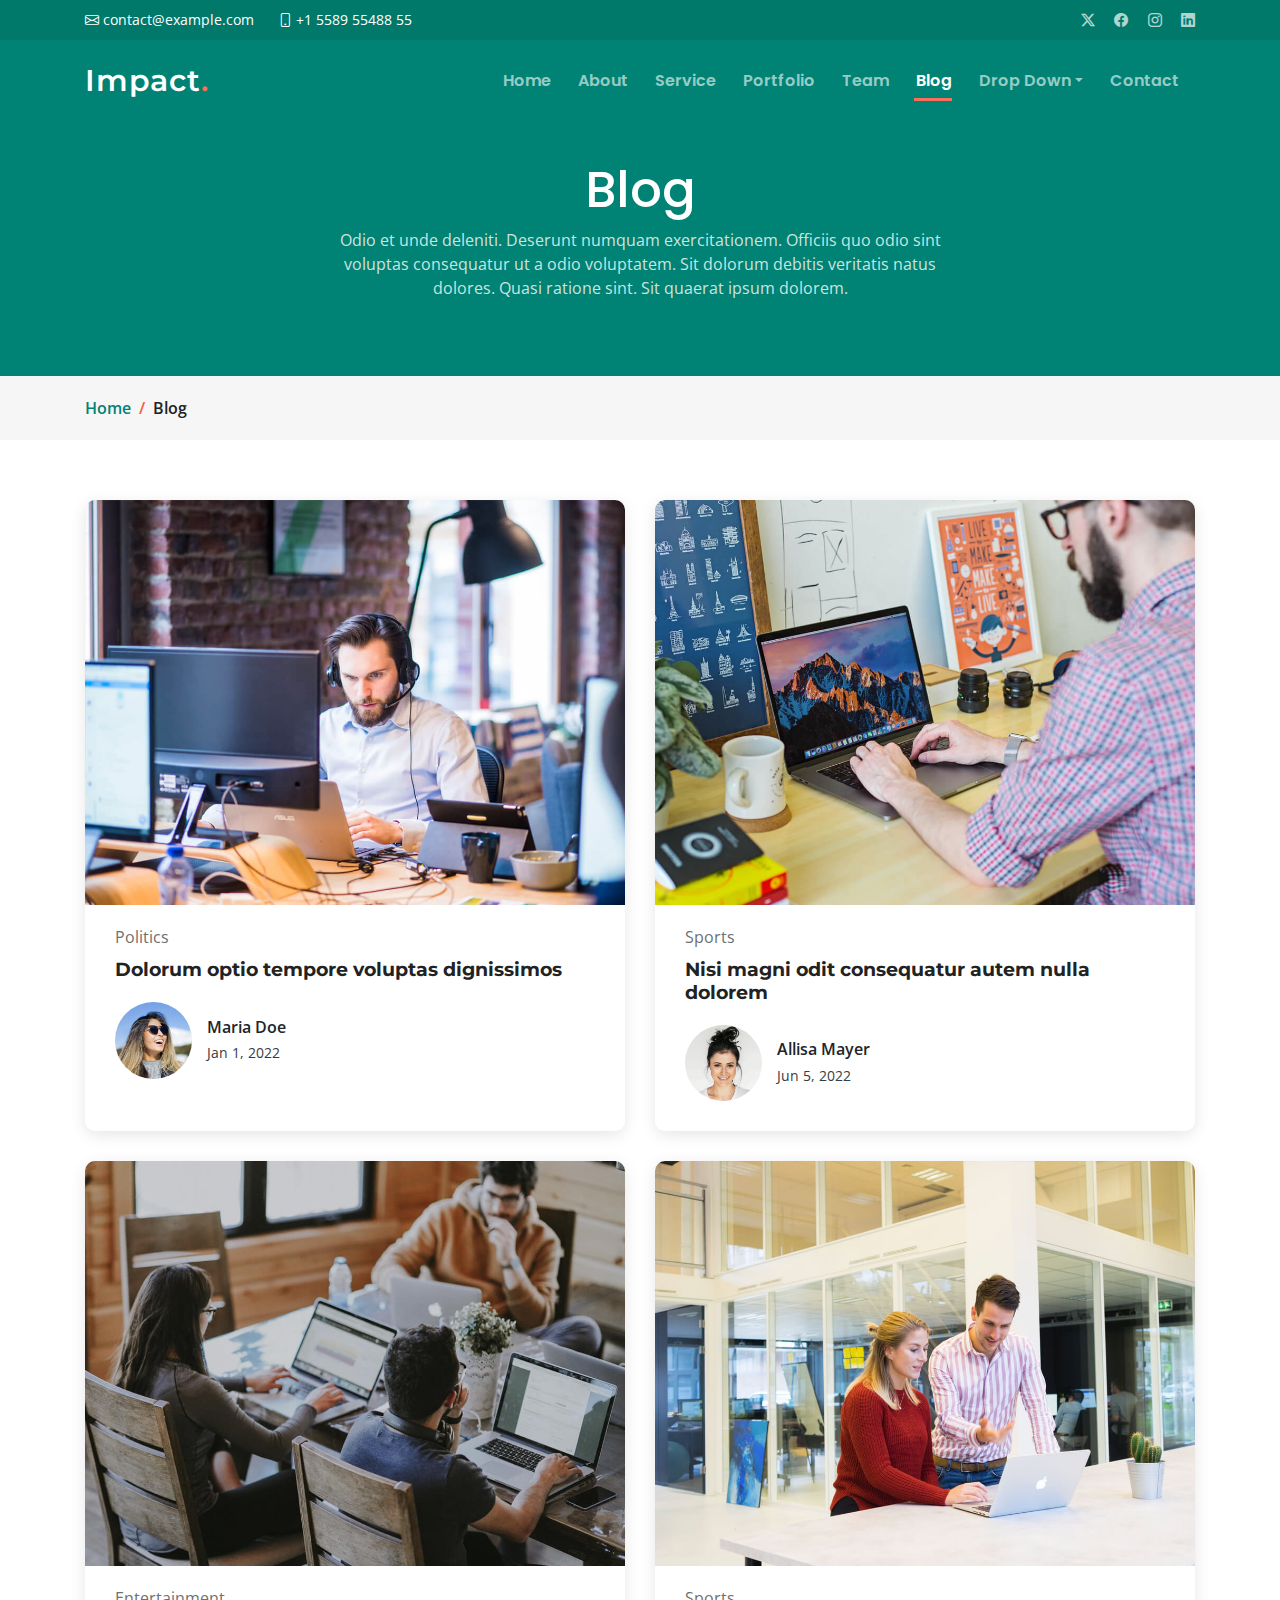
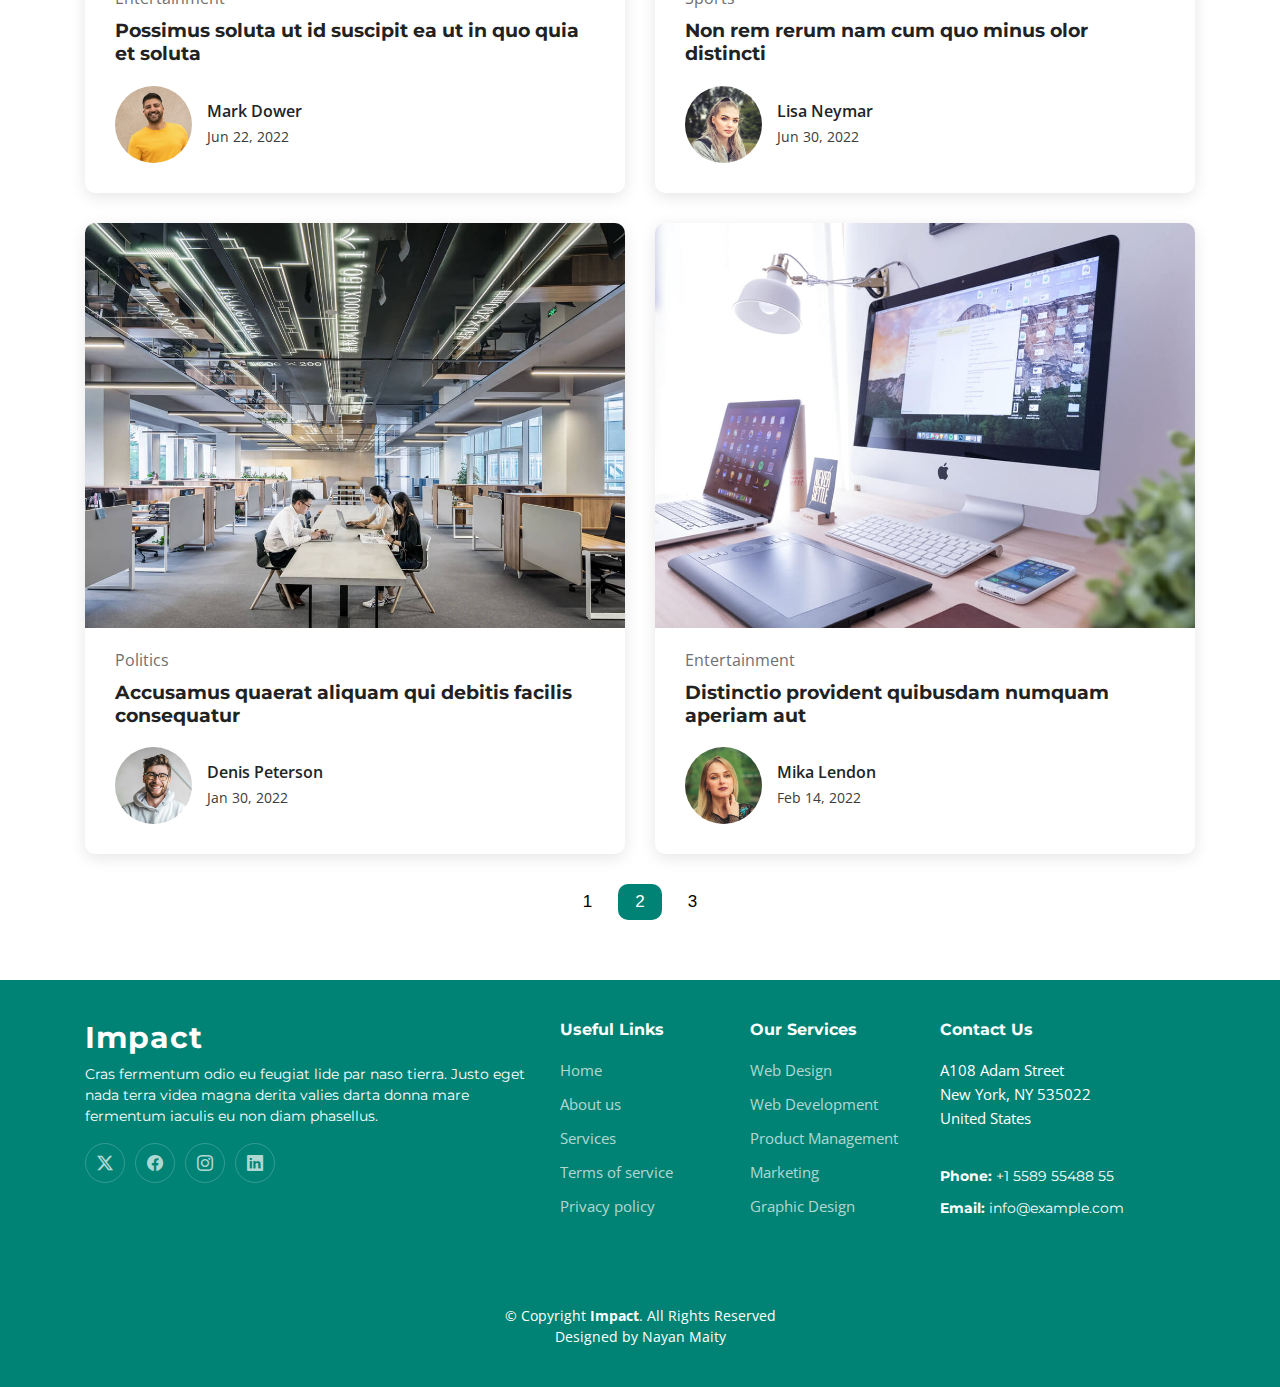
<file: blog.html>
<!DOCTYPE html>
<html lang="en">

<head>
    <meta charset="UTF-8">
    <meta name="viewport" content="width=device-width, initial-scale=1.0">
    <title>Blog</title>

    <link rel="stylesheet" href="./css/style.css">
    <link rel="stylesheet" href="./css/media.css">
    <link rel="stylesheet" href="https://cdn.jsdelivr.net/npm/bootstrap@4.6.2/dist/css/bootstrap.min.css">
    <link rel="stylesheet" href="https://cdn.jsdelivr.net/npm/bootstrap-icons@1.11.1/font/bootstrap-icons.css">

    <link rel="stylesheet" href="./css/owl.carousel.min.css">
    <link rel="stylesheet" href="./css/owl.theme.default.min.css">

    <link rel="stylesheet" href="./css/animate.css">

    <link rel="stylesheet" href="https://cdnjs.cloudflare.com/ajax/libs/font-awesome/6.4.2/css/all.min.css">
</head>

<body>


    <!-- Start Top Header -->

    <section id="top-header" class="d-flex align-items-center">
        <div class="top-header-container container d-flex align-items-center justify-content-between">
            <div class="top-header-contact ">
                <ul>
                    <li><i class="bi bi-envelope"></i> <a href="mailto:contact@example.com"
                            class="text-white">contact@example.com</a></li>
                    <li><i class="bi bi-phone"></i> <a href="tel:+155895548855" class="text-white">+1 5589 55488 55</a>
                    </li>
                </ul>
            </div>

            <div class="top-header-social">
                <ul>
                    <li><a href="#"><i class="bi bi-twitter-x"></i></a></i></li>
                    <li><a href="#"><i class="bi bi-facebook"></i></a></i></li>
                    <li><a href="#"><i class="bi bi-instagram"></i></a></i></li>
                    <li><a href="#"><i class="bi bi-linkedin"></i></a></i></li>
                </ul>
            </div>
        </div>
    </section>

    <!-- End Top Header -->

    <div class="clearfix"></div>

    <!-- Start Header -->

    <header class="d-flex ">
        <div class="container-fluid container-xl d-flex  justify-content-between">
            <div class="logo">
                <a href="./index.html">
                    <h1>Impact<span>.</span></h1>
                </a>
            </div>

            <nav class="navbar navbar-expand-lg navbar-dark navbar-light ">

                <button class="navbar-toggler" type="button" data-toggle="collapse" data-target="#mynav">
                    <span class="navbar-toggler-icon"></span>
                </button>

                <div class="collapse navbar-collapse" id="mynav">
                    <ul class="navbar-nav">
                        <li class="nav-item">
                            <a href="./index.html" class="nav-link ">Home</a>
                        </li>
                        <li class="nav-item">
                            <a href="./index.html#about" class="nav-link">About</a>
                        </li>
                        <li class="nav-item">
                            <a href="./index.html#service" class="nav-link">Service</a>
                        </li>
                        <li class="nav-item">
                            <a href="./index.html#portfolio" class="nav-link">Portfolio</a>
                        </li>
                        <li class="nav-item">
                            <a href="./index.html#team" class="nav-link">Team</a>
                        </li>
                        <li class="nav-item">
                            <a href="./blog.html" class="nav-link header-active">Blog</a>
                        </li>
                        <li class="nav-item dropdown">
                            <a href="#" class="nav-link dropdown-toggle" data-toggle="dropdown">Drop Down</a>

                            <div class="dropdown-menu">
                                <a href="#" class="dropdown-item">Drop Down 1</a>
                                <a href="#" class="dropdown-item">Deep Drop Down</a>
                                <a href="#" class="dropdown-item">Drop Down 2</a>
                                <a href="#" class="dropdown-item">Drop Down 3</a>
                                <a href="#" class="dropdown-item">Drop Down 4</a>
                            </div>
                        </li>
                        <li class="nav-item">
                            <a href="./index.html#contact" class="nav-link">Contact</a>
                        </li>
                    </ul>
                </div>
            </nav>
        </div>
    </header>

    <!-- End Header -->

    <div class="clearfix"></div>

    <!-- Start Blog text-->

    <section id="blog-page">
        <div class="container wow fadeIn">
            <div class="blog-page-text">
                <h2>Blog</h2>
                <p>Odio et unde deleniti. Deserunt numquam exercitationem. Officiis quo odio sint voluptas consequatur
                    ut a odio
                    voluptatem. Sit dolorum debitis veritatis natus dolores. Quasi ratione sint. Sit quaerat ipsum
                    dolorem.
                </p>
            </div>
        </div>
    </section>

    <!-- End Blog text-->

    <div class="clearfix"></div>

    <!-- Start Blog Path  -->

    <section id="blog-path">
        <div class="container">
            <!-- <p><a href="#" class="home-link">Home</a>&nbsp; <span>/</span>&nbsp; Blog</p> -->
            <ul class="breadcrumb">
                <li class="breadcrumb-item"><a href="./index.html">Home</a></li>
                <li class="breadcrumb-item active">Blog</li>
            </ul>
        </div>
    </section>

    <!-- End Blog Path  -->

    <div class="clearfix"></div>

    <!-- Start Blog Post -->

    <section id="blog-page-post">
        <div class="container d-flex flex-column wow animated fadeInUp">
            <div class="row">
                <div class="col-sm-12 col-md-6">
                    <div class="card">
                        <img src="./Images/blog-1.jpg" class="img-fluid" alt="blog-1.jpg">

                        <div class="card-body">
                            <p>Politics</p>
                            <h3><a href="#" class="card-link">Dolorum optio tempore voluptas dignissimos</a></h3>
                            <div class="blog-author">
                                <img src="./Images/blog-author-1.jpg" class="img-fluid" alt="blog-author-1.jpg">
                                <div class="author-info">
                                    <h5>Maria Doe</h5>
                                    <p>Jan 1, 2022</p>
                                </div>
                            </div>
                        </div>
                    </div>
                </div>

                <div class="col-sm-12 col-md-6">
                    <div class="card">
                        <img src="./Images/blog-2.jpg" class="img-fluid" alt="blog-2.jpg">

                        <div class="card-body">
                            <p>Sports</p>
                            <h3><a href="#" class="card-link">Nisi magni odit consequatur autem nulla dolorem</a></h3>
                            <div class="blog-author">
                                <img src="./Images/blog-author-2.jpg" class="img-fluid" alt="blog-author-2.jpg">
                                <div class="author-info">
                                    <h5>Allisa Mayer</h5>
                                    <p>Jun 5, 2022</p>
                                </div>
                            </div>
                        </div>
                    </div>
                </div>

                <div class="col-sm-12 col-md-6">
                    <div class="card">
                        <img src="./Images/blog-3.jpg" class="img-fluid" alt="blog-3.jpg">

                        <div class="card-body">
                            <p>Entertainment</p>
                            <h3><a href="#" class="card-link">Possimus soluta ut id suscipit ea ut in quo quia et
                                    soluta</a></h3>
                            <div class="blog-author">
                                <img src="./Images/blog-author-3.jpg" class="img-fluid" alt="blog-author-3.jpg">
                                <div class="author-info">
                                    <h5>Mark Dower</h5>
                                    <p>Jun 22, 2022</p>
                                </div>
                            </div>
                        </div>
                    </div>
                </div>

                <div class="col-sm-12 col-md-6">
                    <div class="card">
                        <img src="./Images/blog-4.jpg" class="img-fluid" alt="blog-4.jpg">

                        <div class="card-body">
                            <p>Sports</p>
                            <h3><a href="#" class="card-link">Non rem rerum nam cum quo minus olor distincti</a></h3>
                            <div class="blog-author">
                                <img src="./Images/blog-author-4.jpg" class="img-fluid" alt="blog-author-4.jpg">
                                <div class="author-info">
                                    <h5>Lisa Neymar</h5>
                                    <p>Jun 30, 2022</p>
                                </div>
                            </div>
                        </div>
                    </div>
                </div>

                <div class="col-sm-12 col-md-6">
                    <div class="card">
                        <img src="./Images/blog-5.jpg" class="img-fluid" alt="blog-5.jpg">

                        <div class="card-body">
                            <p>Politics</p>
                            <h3><a href="#" class="card-link">Accusamus quaerat aliquam qui debitis facilis
                                    consequatur</a></h3>
                            <div class="blog-author">
                                <img src="./Images/blog-author-5.jpg" class="img-fluid" alt="blog-author-5.jpg">
                                <div class="author-info">
                                    <h5>Denis Peterson</h5>
                                    <p>Jan 30, 2022</p>
                                </div>
                            </div>
                        </div>
                    </div>
                </div>

                <div class="col-sm-12 col-md-6">
                    <div class="card">
                        <img src="./Images/blog-6.jpg" class="img-fluid" alt="blog-6.jpg">

                        <div class="card-body">
                            <p>Entertainment</p>
                            <h3><a href="#" class="card-link">Distinctio provident quibusdam numquam aperiam aut</a>
                            </h3>
                            <div class="blog-author">
                                <img src="./Images/blog-author-6.jpg" class="img-fluid" alt="blog-author-6.jpg">
                                <div class="author-info">
                                    <h5>Mika Lendon</h5>
                                    <p>Feb 14, 2022</p>
                                </div>
                            </div>
                        </div>
                    </div>
                </div>
            </div>

            <ul class="pagination">
                <li class="page-item"><a class="page-link" href="#">1</a></li>
                <li class="page-item active"><a class="page-link" href="#">2</a></li>
                <li class="page-item"><a class="page-link" href="#">3</a></li>
            </ul>
        </div>
    </section>
    <!-- End Blog Post -->

    <div class="clearfix"></div>

    <!-- Start Footer -->
    <footer>
        <div class="container">
            <div class="row">
                <div class="col-12 col-lg-5 ">
                    <h2><a href="#">Impact</a></h2>
                    <p>Cras fermentum odio eu feugiat lide par naso tierra. Justo eget nada terra videa magna derita
                        valies darta donna mare
                        fermentum iaculis eu non diam phasellus.
                    </p>

                    <div class="footer-social d-flex">
                        <a href="#">
                            <div class="footer-icon"><i class="bi bi-twitter-x"></i></div>
                        </a>
                        <a href="#">
                            <div class="footer-icon"><i class="bi bi-facebook"></i></div></i>
                        </a>
                        <a href="#">
                            <div class="footer-icon"><i class="bi bi-instagram"></i></div>
                        </a>
                        <a href="#">
                            <div class="footer-icon"><i class="bi bi-linkedin"></i></div>
                        </a>
                    </div>
                </div>

                <div class="col-6 col-lg-2 ">
                    <div class="footer-link">
                        <h4>Useful Links</h4>
                        <ul>
                            <li><a href="#">Home</a> </li>
                            <li><a href="#">About us</a></li>
                            <li><a href="#">Services</a></li>
                            <li> <a href="#">Terms of service</a></li>
                            <li><a href="#">Privacy policy</a></li>
                        </ul>
                    </div>
                </div>

                <div class="col-6 col-lg-2 ">
                    <div class="footer-link">
                        <h4>Our Services</h4>
                        <ul>
                            <li><a href="#">Web Design</a></li>
                            <li><a href="#">Web Development</a></li>
                            <li><a href="#">Product Management</a></li>
                            <li><a href="#">Marketing</a></li>
                            <li><a href="#">Graphic Design</a></li>
                        </ul>
                    </div>
                </div>

                <div class="col-12 col-lg-3 ">
                    <div class="footer-link text-center text-md-left">
                        <h4>Contact Us</h4>

                        <span>
                            A108 Adam Street <br>
                            New York, NY 535022 <br>
                            United States
                        </span>


                        <p class="footer-contact" style="margin-top: 24px;"><strong>Phone:</strong> +1 5589 55488 55</p>
                        <p class="footer-contact"><strong>Email:</strong> info@example.com</p>
                    </div>
                </div>
            </div>


            <div class="footer-copy">
                <p>&copy; Copyright <strong>Impact</strong>. All Rights Reserved</p>
                <p>Designed by <a href="#">Nayan Maity</a></p>
            </div>
        </div>
    </footer>
    <!-- End Footer -->






























    <script src="https://code.jquery.com/jquery-3.7.1.slim.min.js"></script>
    <script src="https://cdn.jsdelivr.net/npm/bootstrap@4.6.2/dist/js/bootstrap.bundle.min.js"></script>

    <script src="./js/wow.min.js"></script>

    <script src="./js/app.js"></script>

</body>

</html>
</file>
<file: css/style.css>
@import url('https://fonts.googleapis.com/css2?family=Montserrat:ital,wght@0,100;0,200;0,300;0,400;0,500;0,600;0,700;0,800;0,900;1,100;1,200;1,300;1,400;1,500;1,600;1,700;1,800;1,900&family=Open+Sans:ital,wght@0,300;0,400;0,500;0,600;0,700;0,800;1,300;1,400;1,500;1,600;1,700;1,800&family=Poppins:ital,wght@0,100;0,200;0,300;0,400;0,500;0,600;0,700;0,800;0,900;1,100;1,200;1,300;1,400;1,500;1,600;1,700;1,800;1,900&display=swap');

* {
    padding: 0;
    margin: 0;
    text-decoration: none !important;
    list-style: none;
    box-sizing: border-box;
    scroll-behavior: smooth;
}

.container {
    /* padding: 0px !important; */
}

.row {
    row-gap: 30px;
}

#top-header {
    width: 100%;
    height: 40px;
    background-color: #00796b;
    transition: all 0.3s;
}

.top-header-contact ul,
.top-header-social ul {
    margin-bottom: 0px !important;
    padding-left: 0px !important;
}

.top-header-contact ul li {
    font-family: 'Open Sans', sans-serif;
    font-size: 14px;
    display: inline;
    color: #fff;
    margin-right: 20px;
}

.top-header-social ul li {
    display: inline;
    margin-left: 15px;
    font-size: 14px;
}

.top-header-social ul li i {
    color: rgba(255, 255, 255, 0.7);
    transition: all 0.3s;
}

.top-header-social ul li i:hover {
    color: rgb(255, 255, 255);
}

header {
    position: fixed;
    width: 100%;
    height: 90px;
    background-color: #008374;
    z-index: 10;
    transition: all 0.5s;
}

header.sticky {
    top: 0;
    height: 70px;
    z-index: 10;
    box-shadow: 0px 4px 20px rgba(0, 0, 0, 0.1);
}

.logo {
    align-self: center;
}

.logo h1 {
    font-family: 'Montserrat', sans-serif;
    font-size: 30px;
    font-weight: 600;
    letter-spacing: 0.8px;
    color: #fff;
}

.logo h1 span {
    color: #f96f59;
}

.nav-item {
    padding: 10px 0px 10px 25px !important;
}

.nav-link {
    font-family: 'Poppins', sans-serif;
    font-size: 16px;
    font-weight: 600;
    color: rgba(255, 255, 255, 0.6) !important;
    padding: 0px 0px 5px 2px !important;
}


.header-link {
    border-bottom: 3px solid transparent;
    transition: all 0.3s;
}

.header-link:hover {
    color: #fff !important;
    border-bottom: 3px solid #f96f59;
}

.header-active {
    color: #fff !important;
    border-bottom: 3px solid #f96f59;
}

#banner {
    width: 100%;
    height: auto;
    padding: 60px 0px 10px 0px;
    background-color: #008374;
}

#banner .row {
    padding-top: 30px;
}

.banner-text {
    width: 100%;
    height: auto;
    margin-top: 45px;
    padding-left: 0px !important;
}

.banner-text h2 {
    font-family: 'Montserrat', sans-serif;
    font-size: 48px;
    font-weight: 700;
    margin-bottom: 20px;
    color: #fff;
}

.banner-text p {
    font-family: 'Open Sans', sans-serif;
    font-size: 16px;
    font-weight: 400;
    margin-bottom: 25px;
    color: rgba(255, 255, 255, 0.6);
}

.btn-gst {
    width: 180px;
    height: 50px;
    border-radius: 50px;
    font-family: 'Montserrat', sans-serif;
    font-size: 15px !important;
    font-weight: 500;
    color: #fff;
    background: rgba(255, 255, 255, 0.1);
    border: 2px solid rgba(255, 255, 255, 0.1);
    box-shadow: 0px 0px 15px rgba(0, 0, 0, 0.08);
    transition: 0.3s;
}

.btn-gst:hover {
    border: 2px solid rgba(255, 255, 255, 0.6);
}

.watch-video {
    margin-left: 25px;
    font-family: 'Open Sans', sans-serif;
    font-size: 16px;
    font-weight: 600;
    color: #fff;
    transition: all 0.3s;
}

.watch-video i {
    font-size: 32px;
    color: rgba(255, 255, 255, 0.5);
    margin-right: 10px;
}

.watch-video:hover,
.watch-video i:hover {
    color: #fff;
}

.banner-img {
    width: 100%;
    height: auto;
    margin-top: 45px;
    padding-right: 0px !important;
}





#about-up {
    width: 100%;
    height: auto;
    padding: 60px 0px;
    background-color: #008374;
    position: relative;

}

.ab-up-gr {
    /* padding-top: 60px; */
    width: 100%;
    height: 175px;
    background-color: #008374;
    /* background-color: #000; */
}

.ab-up-wh {
    position: absolute;
    /* padding-bottom: 60px; */
    width: 100%;
    height: auto;
    background-color: #fff;
    top: 60%;
    bottom: 0;
}

.ab-up-box {
    position: relative;
    margin-top: 60px;
    text-align: center;
    background-color: #008d7d;
    box-shadow: 0 0 29px 0 rgba(0, 0, 0, 0.08);
    padding: 60px 30px;
    border-radius: 10px;
    z-index: 1;
}

.ab-up-box i {
    font-size: 48px;
    color: rgba(255, 255, 255, 0.6);
    margin-bottom: 20px;
}

.ab-up-box h4 {
    font-family: "Montserrat", sans-serif;
    font-size: 20px;
    font-weight: 700;
    margin-bottom: 15px;
}

.ab-up-box h4 a {
    color: #fff;
}





#about {
    width: 100%;
    height: auto;
    padding: 60px 0px;
}

.about-text {
    text-align: center;
    padding-bottom: 60px;
}

.about-text h2 {
    font-family: 'Montserrat', sans-serif;
    font-size: 32px;
    font-weight: 600;
    color: inherit;
    padding-bottom: 20px;
    margin-bottom: 0 !important;
}

.line {
    margin: auto;
    width: 50px;
    height: 3px;
    background-color: #008374;
    border-bottom-width: 50px;
}

.about-text p {
    margin: 20px 0px 0px 0px !important;
    font-family: 'Open Sans', sans-serif;
    color: #6f6f6f;
}

.about-box-1 h3 {
    font-family: 'Poppins', sans-serif;
    font-size: 23px;
    font-weight: 700;
    margin-bottom: 20px;
}

.about-box-1 img {
    border-radius: 10px !important;
    margin-bottom: 20px;
}

.about-box-1 p {
    font-family: 'Open Sans', sans-serif;
    color: #222;
    font-size: 16px;
    font-weight: 400;
    letter-spacing: 0.16px;
}

.about-box-2 p {
    font-family: 'Open Sans', sans-serif;
    color: #222;
    font-size: 16px;
    font-weight: 400;
    letter-spacing: 0.16px;
}

.about-box-2 ul li {
    display: flex;
    gap: 10px;
    padding-bottom: 10px;
    align-items: baseline;
}

.about-box-2 ul li i {
    font-size: 20px;
    color: #008374;
}

.about-img {
    width: 100%;
    height: auto;
    position: relative;
}

.about-img img {
    border-radius: 10px !important;

}

.about-play {
    position: absolute;
    text-align: center;
    width: 70px;
    height: 70px;
    background-color: #008374;
    border-radius: 50%;
    top: 70%;
    left: 50%;
    transform: translateX(-50%);
}

.about-play i {
    font-size: 35px;
    color: #fff;
    line-height: 70px;
}




#client-slider {
    width: 100%;
    height: auto;
    padding: 60px 0px;
}

.owl-carousel .owl-item .owl-1-item {
    width: 60% !important;
    transition: all 0.3s;
}

.owl-carousel .owl-item .owl-1-item:hover {
    transform: scale(1.1);
}


#stats {
    width: 100%;
    height: auto;
    padding: 60px 0px;
}

.stats-text ul li {
    padding: 10px 0px;
    border-bottom: 1px solid rgb(211 211 211 / 70%);
}

.counter {
    width: 75px;
    font-family: 'Montserrat', sans-serif;
    font-size: 40px;
    font-weight: 700;
    color: #008374;
    margin-right: 20px;
}

.stats-text ul li p {
    font-family: 'Montserrat', sans-serif;
    font-size: 14px;
    color: #222;
    padding-top: 17px;
}

#cta {
    width: 100%;
    height: auto;
    padding: 60px 0px;
}

.cta-bg {
    text-align: center;
    border-radius: 15px;
    width: 100%;
    height: 500px;
    background: linear-gradient(rgba(0, 0, 0, 0.5), rgba(0, 0, 0, 0.5)), url("../Images/cta-bg.jpg") center;
    background-size: cover;
}

.cta-play {
    text-align: center;
    width: 70px;
    height: 70px;
    background-color: #008374;
    border-radius: 50%;
    margin-bottom: 20px;
}

.cta-play i {
    font-size: 35px;
    color: #fff;
    line-height: 70px;
}

.cta-bg h4 {
    font-family: 'Montserrat', sans-serif;
    color: #FFF;
    font-size: 28px;
    font-weight: 700;
    margin-bottom: 20px;
}

.cta-bg p {
    color: #FFF;
    font-family: 'Open Sans', sans-serif;
    font-size: 15px;
    font-weight: 400;
    line-height: 22px;
    margin: 0px 45px 20px 45px;
}

.cta-bg a button {
    width: 223px;
    height: 50px;
    border-radius: 50px;
    border: 2px solid #FFF;
    background: rgba(217, 217, 217, 0.00);
    font-family: 'Montserrat', sans-serif;
    color: #FFF;
    font-size: 16px;
    font-weight: 500;
    letter-spacing: 1px;
    transition: all 0.5s;
}

.cta-bg a button:hover {
    background-color: #00796b;
    border-color: #00796b;
}




#service {
    width: 100%;
    height: auto;
    padding: 60px 0px;
    background-color: #f6f6f6;
}

.service-text {
    text-align: center;
    padding-bottom: 60px;
}

.service-text h2 {
    font-family: 'Montserrat', sans-serif;
    font-size: 32px;
    font-weight: 600;
    color: inherit;
    padding-bottom: 20px;
    margin-bottom: 0 !important;
}

.line {
    margin: auto;
    width: 50px;
    height: 3px;
    background-color: #008374;
    border-bottom-width: 50px;
}

.service-text p {
    margin: 20px 0px 0px 0px !important;
    font-family: 'Open Sans', sans-serif;
    color: #6f6f6f;
}

.service-box {
    width: 100%;
    height: 370px;
    background-color: #fff;
    border-radius: 10px;
    padding: 40px;
    position: relative;
    cursor: pointer;
}

.service-box-icon {
    position: relative;
    margin-bottom: 15px;
}

.service-box-icon i {
    position: relative;
    font-size: 56px;
    color: #222;
    z-index: 2;
}

.i-circle {
    width: 48px;
    height: 48px;
    border-radius: 50%;
    background-color: #eee;
    position: absolute;
    z-index: 1;
    top: 10px;
    left: 20px;
    transition: all 0.3s;
}

.service-box:hover .i-circle {
    background: #00b6a1;
}

.service-box h3 {
    font-family: 'Montserrat', sans-serif;
    font-size: 22px;
    font-weight: 700;
    margin-bottom: 20px !important;
    padding-bottom: 8px;
    border-bottom: 4px solid #eee;
    display: inline-block;
    transition: all 0.3s;
}

.service-box:hover h3 {
    border-bottom: 4px solid #008374;
}

.service-box p {
    font-family: 'Open Sans', sans-serif;
    font-size: 14px;
    margin-bottom: 15px !important;
    line-height: 23px;
}

.service-box a {
    font-family: 'Open Sans', sans-serif;
    font-size: 16px;
    color: #008374;
    letter-spacing: 0.15px;
    position: absolute;
    bottom: 40px;
}

.service-box a:hover {
    color: #008374;
}

#testimonial {
    width: 100%;
    height: auto;
    padding: 60px 0px;
    /* background-color: #f6f6f6; */
}

.testimonial-text {
    text-align: center;
    padding-bottom: 60px;
}

.testimonial-text h2 {
    font-family: 'Montserrat', sans-serif;
    font-size: 32px;
    font-weight: 600;
    color: inherit;
    padding-bottom: 20px;
    margin-bottom: 0 !important;
}

.line {
    margin: auto;
    width: 50px;
    height: 3px;
    background-color: #008374;
    border-bottom-width: 50px;
}

.testimonial-text p {
    margin: 20px 0px 0px 0px !important;
    font-family: 'Open Sans', sans-serif;
    color: #6f6f6f;
}



.client-info {
    width: auto;
    height: 330px;
    border-radius: 10px;
    background: #FFF;
    box-shadow: 0px 0px 15px 0px rgba(0, 0, 0, 0.10);
    padding: 30px;
    margin: 10px;
}

.client-profile {
    display: flex;
    gap: 10px;
    align-items: center;
}

.client-profile img {
    width: 30% !important;
    border-radius: 50%;
}

.profile-text h3 {
    font-family: 'Montserrat', sans-serif;
    font-size: 18px;
    font-weight: bold;
    margin-bottom: 5px !important;
}

.profile-text p {
    font-family: 'Montserrat', sans-serif;
    font-size: 14px;
    color: #999;
    margin-bottom: 2px !important;
}

.star i {
    color: #ffc107;
}

.client-text p {
    font-family: 'Open Sans', sans-serif;
    margin: 15px 0px 15px 0px;
    font-style: italic;
    font-size: 17px;
}

.client-text i {
    color: #009d8b;
    font-size: 26px;
}

.i-left {
    position: relative;
    top: 8px;
}


.owl-theme .owl-dots .owl-dot span {
    width: 12px !important;
    height: 12px !important;
    margin: 6px !important;
}

.owl-theme .owl-dots .owl-dot.active span,
.owl-theme .owl-dots .owl-dot:hover span {
    background: #008374 !important;
}



#portfolio {
    width: 100%;
    height: auto;
    padding: 60px 0px;
    background-color: #f6f6f6;
}

.portfolio-text {
    text-align: center;
    padding-bottom: 60px;
}

.portfolio-text h2 {
    font-family: 'Montserrat', sans-serif;
    font-size: 32px;
    font-weight: 600;
    color: inherit;
    padding-bottom: 20px;
    margin-bottom: 0 !important;
}

.line {
    margin: auto;
    width: 50px;
    height: 3px;
    background-color: #008374;
    border-bottom-width: 50px;
}

.portfolio-text p {
    margin: 20px 0px 0px 0px !important;
    font-family: 'Open Sans', sans-serif;
    color: #6f6f6f;
}

#portfolio-pills .nav-link {
    font-family: 'Open Sans', sans-serif;
    font-size: 18px;
    font-weight: 500;
    color: #000 !important;
    /* padding: !important; */
    /* border-bottom: 3px solid #f96f59; */
}

#portfolio-pills .nav-pills .nav-link.active,
.nav-pills .show>.nav-link {
    background-color: unset;
    color: #008374 !important;
}

#portfolio-pills .row .col-lg-4 {
    padding: 10px;
}

.portfolio-box {
    width: 100%;
    height: auto;
    border-radius: 10px;
    box-shadow: 0px 10px 30px rgba(0, 0, 0, 0.1);
}

.portfolio-box:hover .portfolio-img img {
    transform: scale(1.1);
}

.portfolio-img {
    overflow: hidden;
    border-top-right-radius: 10px;
    border-top-left-radius: 10px;
}

.portfolio-img img {
    width: 100%;
    height: 100%;
    transition: all 0.5s;
}

.portfolio-img img:hover {
    transform: scale(1.1);
}

.portfolio-info {
    padding: 20px;
}

.portfolio-info h4 {
    font-family: 'Montserrat', sans-serif;
    font-size: 18px;
    font-weight: 600;
}

.portfolio-info h4 a {
    color: #000;
    transition: all 0.3s;
}

.portfolio-info h4 a:hover {
    color: #008374;
}

.portfolio-info p {
    font-family: 'Open Sans', sans-serif;
    color: #6c757d;
    font-size: 14px;
    margin-bottom: 0;
}







#team {
    width: 100%;
    height: auto;
    padding: 60px 0px;
    /* background-color: #f6f6f6; */
}

.team-text {
    text-align: center;
    padding-bottom: 60px;
}

.team-text h2 {
    font-family: 'Montserrat', sans-serif;
    font-size: 32px;
    font-weight: 600;
    color: inherit;
    padding-bottom: 20px;
    margin-bottom: 0 !important;
}

.line {
    margin: auto;
    width: 50px;
    height: 3px;
    background-color: #008374;
    border-bottom-width: 50px;
}

.team-text p {
    margin: 20px 0px 0px 0px !important;
    font-family: 'Open Sans', sans-serif;
    color: #6f6f6f;
}

.team-box {
    text-align: center;
    border-radius: 10px;
    background: #FFF;
    box-shadow: 0px 2px 25px 0px rgba(0, 0, 0, 0.10);
    padding: 15px;
}

.team-box img {
    border-radius: 10px !important;
}

.team-box h4 {
    margin: 0px !important;
    padding-top: 15px;
    font-family: 'Montserrat', sans-serif;
    font-size: 20px;
    font-weight: 700;
}

.team-box p {
    font-family: 'Open Sans', sans-serif;
    font-size: 14px;
    font-style: italic;
    color: #6c757d;
}

.team-social-box a {
    width: 35px;
    height: 35px;
    color: #a2a2a2;
    border-radius: 50%;
    border: 1px solid #bbbbbb;
    transition: all 0.3s;
}

.team-social-box a i {
    line-height: 34px;
    font-size: 16px;
}

.team-social-box a:hover {
    color: #008374;
    border: 1px solid #008374;
}








#pricing {
    width: 100%;
    height: auto;
    padding: 60px 0px;
    background-color: #f6f6f6;
}

.pricing-text {
    text-align: center;
    padding-bottom: 60px;
}

.pricing-text h2 {
    font-family: 'Montserrat', sans-serif;
    font-size: 32px;
    font-weight: 600;
    color: inherit;
    padding-bottom: 20px;
    margin-bottom: 0 !important;
}

.line {
    margin: auto;
    width: 50px;
    height: 3px;
    background-color: #008374;
    border-bottom-width: 50px;
}

.pricing-text p {
    margin: 20px 0px 0px 0px !important;
    font-family: 'Open Sans', sans-serif;
    color: #6f6f6f;
}

.price-grid .col-lg-4 {
    padding: 0 !important;
}

.price-box {
    width: 100%;
    height: auto;
    padding: 50px 40px;
    border-radius: 15px;
    background-color: #fff;
    box-shadow: 0 3px 20px -2px rgba(108, 117, 125, 0.15);
}

.price-box h3 {
    font-family: 'Montserrat', sans-serif;
    font-weight: 600;
    margin-bottom: 15px !important;
    font-size: 20px;
    color: #555555;
}


.icon-bg-3 {
    width: 100px;
    height: 100px;
    border-radius: 50%;
    background: #d2eeeb;
    margin-bottom: 15px !important;
}

.icon-bg-2 {
    width: 85px;
    height: 85px;
    border-radius: 50%;
    background: #87c1bb;
}

.icon-bg-1 {
    width: 70px;
    height: 70px;
    border-radius: 50%;
    background: #008374;
}

.icon-bg-1 i {
    font-size: 28px;
    color: #fff;
}

.price-box h4 {
    font-family: 'Poppins', sans-serif;
    font-weight: 700;
    margin-bottom: 0 !important;
    font-size: 48px;
    color: #f85a40;
}

.price-box sub {
    font-family: 'Poppins', sans-serif;
    color: rgba(108, 117, 125, 0.8);
    font-size: 18px;
    font-weight: 400;
}

.price-box ul {
    padding: 20px 0px;
}

.price-box ul li {
    padding: 8px 0px;
    font-size: 17px;
    color: #6c757d;
    font-weight: 400;
    font-family: 'Open Sans', 'sans-serif';

}

.price-box ul li i {
    color: #059652;
    font-size: 24px;
    padding-right: 2px;
    position: relative;
    top: 2px;
}

.price-box ul .cross i {
    color: rgba(108, 117, 125, 0.5);
    font-size: 24px;
    padding-right: 2px;
    position: relative;
    top: 2px;
}

.price-box ul .cross span {
    color: rgba(108, 117, 125, 0.5);
    text-decoration: line-through !important;
}

.buy-btn {
    font-family: 'Montserrat', sans-serif;
    font-weight: 600;
    font-size: 16px;
    color: #008374;
    padding: 10px 40px;
    border-radius: 50px;
    border: 1px solid rgba(0, 131, 116, 0.2);
    transition: all 0.3s;
}

.buy-btn:hover {
    background-color: #008374;
    color: #fff;
}

.price-box-big {
    width: 100%;
    height: auto;
    padding: 70px 40px;
    border-radius: 15px;
    background-color: #fff;
    box-shadow: 0 3px 20px -2px rgba(108, 117, 125, 0.15);
    transform: scale(1.07);
    border: 3px solid #008374;
    position: relative;
    z-index: 1;
}

.price-box-big h3 {
    font-family: 'Montserrat', sans-serif;
    font-weight: 600;
    margin-bottom: 15px !important;
    font-size: 20px;
    color: #555555;
}


.price-box-big .icon-bg-3 {
    width: 100px;
    height: 100px;
    border-radius: 50%;
    background: #d2eeeb;
    margin-bottom: 15px !important;
}

.price-box-big .icon-bg-2 {
    width: 85px;
    height: 85px;
    border-radius: 50%;
    background: #87c1bb;
}

.price-box-big .icon-bg-1 {
    width: 70px;
    height: 70px;
    border-radius: 50%;
    background: #008374;
}

.price-box-big .icon-bg-1 i {
    font-size: 28px;
    color: #fff;
}

.price-box-big h4 {
    font-family: 'Poppins', sans-serif;
    font-weight: 700;
    margin-bottom: 0 !important;
    font-size: 48px;
    color: #f85a40;
}

.price-box-big sub {
    font-family: 'Poppins', sans-serif;
    color: rgba(108, 117, 125, 0.8);
    font-size: 18px;
    font-weight: 400;
}

.price-box-big ul {
    padding: 20px 0px;
}

.price-box-big ul li {
    padding: 8px 0px;
    font-size: 17px;
    color: #6c757d;
    font-weight: 400;
    font-family: 'Open Sans', 'sans-serif';

}

.price-box-big ul li i {
    color: #059652;
    font-size: 24px;
    padding-right: 2px;
    position: relative;
    top: 2px;
}


.price-box-big .buy-btn {
    font-family: 'Montserrat', sans-serif;
    font-weight: 600;
    font-size: 16px;
    color: #008374;
    padding: 10px 45px;
    border-radius: 50px;
    border: 1px solid rgba(0, 131, 116, 0.2);
    transition: all 0.3s;
}

.price-box-big .buy-btn:hover {
    background-color: #008374;
    color: #fff;
}

#faq {
    width: 100%;
    height: auto;
    padding: 60px 0px;
    /* background-color: #f6f6f6; */
}

.faq-text {
    padding: 0px 20px;
}

.faq-text h3 {
    font-family: 'Montserrat', sans-serif;
    font-size: 34px;
    font-weight: 400;
}

.faq-text p {
    font-family: 'Open Sana', sans-serif;
    font-size: 15px;
    color: #6c757d;
}

#faq-qua .card {
    border-radius: 10px;
    border: none;
    margin-bottom: 20px;
    box-shadow: 0px 5px 25px rgba(0, 0, 0, 0.06);
}

#faq-qua .card-header {
    border-radius: 0px !important;
    background-color: #fff;
    border-bottom: none;
    padding: 20px;
}

#faq-qua a {
    font-family: 'Montserrat', sans-serif;
    font-weight: 600;
    font-size: 17px;
    color: #222;
}

#faq-qua .faq-q span {
    font-weight: 600;
    font-size: 19px;
    color: #008374;
}

#faq-qua .card-body {
    padding: 0px 40px 30px;
    font-family: 'Open Sans', sans-serif;
}




#blog {
    width: 100%;
    height: auto;
    padding: 60px 0px;
    background-color: #f6f6f6;
}

.blog-text {
    text-align: center;
    padding-bottom: 60px;
}

.blog-text h2 {
    font-family: 'Montserrat', sans-serif;
    font-size: 32px;
    font-weight: 600;
    color: inherit;
    padding-bottom: 20px;
    margin-bottom: 0 !important;
}

.line {
    margin: auto;
    width: 50px;
    height: 3px;
    background-color: #008374;
    border-bottom-width: 50px;
}

.blog-text p {
    margin: 20px 0px 0px 0px !important;
    font-family: 'Open Sans', sans-serif;
    color: #6f6f6f;
}

#blog-post .card {
    box-shadow: 0 4px 16px rgba(0, 0, 0, 0.1);
    background-color: #fff;
    height: 100%;
    border-radius: 10px;
    border: none !important;
}

#blog-post .card img {
    border-top-right-radius: 10px;
    border-top-left-radius: 10px;
}

#blog-post .card-body {
    padding: 20px 30px 30px 30px;
}

#blog-post .card-body p {
    font-family: 'Open Sans', sans-serif;
    font-size: 16px;
    color: #6f6f6f;
    margin-bottom: 10px;
}

#blog-post .card-body h3 {
    font-family: 'Montserrat', sans-serif;
    font-size: 19px;
    font-weight: 700;
    margin-bottom: 20px;
    transition: all 0.3s;
}

#blog-post .card-body h3 a {
    color: #222;
}

#blog-post .card-body h3 a:hover {
    color: #008374;
}

#blog-post .blog-author {
    display: flex;
    gap: 15px;
}

#blog-post .blog-author img {
    width: 16%;
    height: 16%;
    border-radius: 50%;
}

#blog-post .author-info h5 {
    font-family: 'Open Sans', sans-serif;
    font-size: 16px;
    font-weight: 600;
    margin-bottom: 5px;
}

#blog-post .author-info p {
    font-family: 'Open Sans', sans-serif;
    font-size: 14px;
    color: #3c3c3c;
    margin-bottom: 0;
}









#blog-page {
    width: 100%;
    height: auto;
    padding: 60px 0px;
    background-color: #008374;
}

.blog-page-text {
    width: 640px;
    height: auto;
    padding-top: 60px;
    margin: auto;
    text-align: center;
}

.blog-page-text h2 {
    font-family: 'Poppins', sans-serif;
    font-size: 50px;
    font-weight: 500;
    color: #fff;
}

.blog-page-text p {
    font-family: 'Open Sans', sans-serif;
    font-size: 16px;
    color: rgba(255, 255, 255, 0.8);
}






#blog-path {
    width: 100%;
    height: auto;
    padding: 20px 0px;
    background-color: #f6f6f6;
}

#blog-path .breadcrumb {
    padding: 0px;
    margin-bottom: 0px;
    background-color: unset !important;
    border-radius: 0px;
    font-family: 'Open Sans', sans-serif;
    font-size: 16px;
    color: #222;
    font-weight: 600;
}

#blog-path .breadcrumb-item a {
    color: #008374;
}

#blog-path .breadcrumb-item a:hover {
    text-decoration: underline !important;
}

#blog-path .breadcrumb-item.active {
    color: #222;
}

#blog-path .breadcrumb-item+.breadcrumb-item::before {
    color: #f85a40;
}



/* #blog-path p {
    margin: 0;
    font-family: 'Open Sans', sans-serif;
    font-size: 16px;
    color: #222;
    font-weight: 600;
}

#blog-path p a {
    color: #008374;
}

#blog-path p span {
    color: #f85a40;
} */







#blog-page-post {
    width: 100%;
    height: auto;
    padding: 60px 0px;

}

#blog-page-post .container {
    gap: 30px !important;
}

#blog-page-post .card {
    box-shadow: 0 4px 16px rgba(0, 0, 0, 0.1);
    background-color: #fff;
    height: 100%;
    border-radius: 10px;
    border: none !important;
}


#blog-page-post .card img {
    border-top-right-radius: 10px;
    border-top-left-radius: 10px;
}

#blog-page-post .card-body {
    padding: 20px 30px 30px 30px;
}

#blog-page-post .card-body p {
    font-family: 'Open Sans', sans-serif;
    font-size: 16px;
    color: #6f6f6f;
    margin-bottom: 10px;
}

#blog-page-post .card-body h3 {
    font-family: 'Montserrat', sans-serif;
    font-size: 19px;
    font-weight: 700;
    margin-bottom: 20px;
    transition: all 0.3s;
}

#blog-page-post .card-body h3 a {
    color: #222;
}

#blog-page-post .card-body h3 a:hover {
    color: #008374;
}

#blog-page-post .blog-author {
    display: flex;
    gap: 15px;
    align-items: center;
}

#blog-page-post .blog-author img {
    width: 16%;
    height: 16%;
    border-radius: 50%;
}

#blog-page-post .author-info h5 {
    font-family: 'Open Sans', sans-serif;
    font-size: 16px;
    font-weight: 600;
    margin-bottom: 5px;
}

#blog-page-post .author-info p {
    font-family: 'Open Sans', sans-serif;
    font-size: 14px;
    color: #3c3c3c;
    margin-bottom: 0;
}


#blog-page-post .pagination {
    margin: auto;
}

#blog-page-post .pagination .page-item {
    margin: 0px 5px;
}

#blog-page-post .pagination .page-link {
    font-size: 17px;
    padding: 8px 17px;
    line-height: normal;
    color: #000;
    background-color: #fff;
    border: none;
    border-radius: 10px !important;
    transition: all 0.3s;
}

#blog-page-post .pagination .page-link:focus {
    box-shadow: none;
}


#blog-page-post .pagination .page-item.active .page-link,
#blog-page-post .pagination .page-link:hover {
    font-size: 17px;
    padding: 8px 17px;
    line-height: normal;
    color: #fff;
    background-color: #008374;
    border: none;
    border-radius: 10px !important;
}



#contact {
    width: 100%;
    height: auto;
    padding: 60px 0px;
    /* background-color: #f6f6f6; */
}

.contact-text {
    text-align: center;
    padding-bottom: 60px;
}

.contact-text h2 {
    font-family: 'Montserrat', sans-serif;
    font-size: 32px;
    font-weight: 600;
    color: inherit;
    padding-bottom: 20px;
    margin-bottom: 0 !important;
}

.line {
    margin: auto;
    width: 50px;
    height: 3px;
    background-color: #008374;
    border-bottom-width: 50px;
}

.contact-text p {
    margin: 20px 0px 0px 0px !important;
    font-family: 'Open Sans', sans-serif;
    color: #6f6f6f;
}


#contact .contact-area .row .col-lg-4,
.col-lg-8 {
    padding: 0 !important;
}

.contact-info {
    width: 100%;
    height: 100%;
    padding: 20px;
    background-color: #008374;
    gap: 20px;
    border-radius: 10px 0px 0px 10px;
    box-shadow: 0px 2px 25px rgba(0, 0, 0, 0.1);
}

.contact-flex {
    width: 100%;
    height: auto;
    background-color: #009282;
    padding: 20px 15px;
    border-radius: 10px;
    gap: 10px;
}

.contact-icon {
    width: 45px;
    height: 45px;
    font-size: 20px;
    color: #fff;
    border-radius: 50%;
    background-color: rgba(255, 255, 255, 0.2);
    display: flex;
    justify-content: center;
    align-items: center;
    transition: all 0.3s;
}

.contact-flex:hover .contact-icon {
    color: #008374;
    background-color: #fff;
}

.contact-details h4 {
    color: #fff;
    font-family: 'Montserrat', sans-serif;
    font-size: 20px;
    font-weight: 600;
    margin-bottom: 6px;
}

.contact-details p {
    color: #fff;
    font-family: 'Open Sans', sans-serif;
    font-size: 14px;
    margin: 0;
}

.contact-form {
    width: 100%;
    height: 100%;
    background-color: #fff;
    border-radius: 0px 10px 10px 0px;
    padding: 20px;
    box-shadow: 0px 2px 25px rgba(0, 0, 0, 0.1);
}



textarea.form-control {
    height: auto !important;
}

.form-control {
    height: 45px !important;
    padding: 15px !important;
    font-size: 15px !important;
    color: #212529 !important;
    border: 1px solid #dee2e6 !important;
    border-radius: 0px !important;
    margin-bottom: 22px;
}

.form-control:focus {
    box-shadow: none !important;
    border-color: #008374 !important;
}

.send-msg {
    margin-top: 35px;
    text-align: center;
}

.send-msg button {
    background-color: #008374;
    width: 190px;
    height: 50px;
    border-radius: 50px;
    border: none;
    color: #fff;
    font-family: 'Open Sans', sans-serif;
    transition: all 0.3s;
}

.send-msg button:hover {
    background-color: rgba(0, 131, 116, 0.8);
}




footer {
    width: 100%;
    height: auto;
    padding: 40px 0px;
    background-color: #008374;
}

footer h2 {
    font-family: 'Montserrat', sans-serif;
    font-size: 30px;
    font-weight: 700;
    letter-spacing: 1px;
}

footer h2 a,
footer h2 a:hover {
    color: #fff;
}

footer p {
    font-family: 'Montserrat', sans-serif;
    font-size: 14px;
    color: #fff;
}

.footer-icon {
    width: 40px;
    height: 40px;
    text-align: center;
    border-radius: 50%;
    border: 1px solid rgba(255, 255, 255, 0.2);
    font-size: 16px;
    color: rgba(255, 255, 255, 0.7);
    margin-right: 10px;
    transition: 0.3s;
}

.footer-icon i {
    line-height: 39px;

}

.footer-icon:hover {
    border: 1px solid rgba(255, 255, 255, 1);

    color: rgba(255, 255, 255, 1);
}

.footer-link h4 {
    font-family: 'Montserrat', sans-serif;
    color: #fff;
    font-size: 16px;
    font-weight: bold;
    padding-bottom: 12px;
}

.footer-link ul li {
    padding-bottom: 10px;
}

.footer-link ul li a {
    font-family: 'Open Sans', sans-serif;
    font-size: 15px;
    color: rgba(255, 255, 255, 0.7);
    transition: all 0.3s;
}

.footer-link ul li a:hover {
    color: rgba(255, 255, 255, 1);
}

.footer-link span {
    font-family: 'Open Sans', sans-serif;
    font-size: 15px;
    color: #fff;
}

.footer-contact {
    padding-top: 11px !important;
    margin-bottom: 0px;
}

.footer-copy {
    padding-top: 60px;
    text-align: center;
}

.footer-copy p,
.footer-copy p a {
    font-family: 'Open Sans', sans-serif;
    font-size: 14px;
    color: #fff;
    margin: 0;
}
</file>
<file: css/media.css>
@media (max-width: 575px) {

    .top-header-container {
        justify-content: center !important;
    }

    .top-header-social {
        display: none;
    }

    header.sticky {
        height: 65px;
    }

    header.sticky .navbar-nav {
        width: 250px;
        height: calc(100vh - 65px);
        position: absolute;
        right: -15px;
        top: 65px;
        padding: 30px 10px;
    }

    .navbar-dark .navbar-toggler {
        border: none;
        position: fixed;
    }

    .navbar {
        justify-content: end !important;
    }

    .navbar-nav {
        position: absolute;
        right: -15px;
        top: 90px;
        width: 250px;
        height: calc(100vh - 90px);
        background-color: rgba(0, 131, 116);
        padding: 30px 10px;
    }

    .nav-link {
        font-size: 15px;
        font-weight: 500;
    }

    .header-link {
        border-bottom: 3px solid transparent;
        transition: all 0.3s;
    }

    .header-link:hover {
        color: #fff !important;
        border-bottom: 3px solid transparent;

    }

    .header-active {
        color: #fff !important;
        border-bottom: 3px solid transparent;
    }


    .banner-text {
        order: 2 !important;
        margin-top: 15px;
        text-align: center;
        padding-left: 15px !important;
    }

    .banner-text h2 {
        font-size: 36px;
    }

    .banner-link {
        justify-content: center;
    }

    .btn-gst {
        width: 170px;
        height: 53px;
    }

    .watch-video {
        font-size: 15px;
    }

    .banner-img {
        order: 1 !important;
    }



    .ab-up-wh {
        position: static;
    }

    .ab-up-box {
        margin-top: 0px;
    }


    .about-box-1 h3 {
        font-family: 'Poppins', sans-serif;
        font-size: 25px;
        font-weight: 700;
        margin-bottom: 25px;
    }


    .owl-carousel .owl-item .owl-1-item {
        width: 75% !important;
    }



    .stats-text ul li {
        padding: 8px 0px;
    }

    .counter {
        font-size: 38px;
    }


    .cta-bg p {
        font-size: 16px;
        margin: 0px 45px 30px 45px;
    }

    .cta-bg a button {
        width: 215px;
        height: 55px;
    }


    .service-box {
        height: auto;
        padding: 40px 35px;
    }

    .service-box p {
        padding-bottom: 20px !important;
        line-height: 22px;
    }




    .client-info {
        height: auto;
    }

    .client-profile {
        gap: 20px;
    }

    .client-profile img {
        width: 20% !important;
    }

    .client-text p {
        margin: 20px 0px 15px 0px;
        font-size: 16px;
    }

    .client-text i {
        font-size: 22px;
    }





    .portfolio-info {
        padding: 25px;
    }



    .team-social-box {
        padding: 10px;
    }

    .team-social-box a {
        width: 40px;
        height: 40px;
    }

    .team-social-box a i {
        line-height: 38px;
        font-size: 17px;
    }




    .price-grid .col-lg-4 {
        padding: 0px 15px !important;
    }

    .price-box ul {
        align-self: normal;
    }

    .price-box ul li {
        padding: 2px 0px !important;
        font-size: 16px;
        font-weight: 500;
        display: flex;
    }

    .price-box ul li i {
        color: #059652;
        top: -4px;
    }

    .price-box ul .cross i {
        top: -4px;
    }

    .price-box-big {
        padding: 50px 40px;
        transform: none;
    }

    .price-box-big ul {
        align-self: normal;
    }

    .price-box-big ul li {
        padding: 2px 0px !important;
        font-size: 16px;
        font-weight: 500;
        display: flex;
    }

    .price-box-big ul li i {
        color: #059652;
        top: -4px;
    }




    .faq-text {
        padding: 0px;
    }

    .faq-text p {
        font-size: 16px;
    }

    #faq-qua .card {
        margin: 0px 15px 20px;
    }

    #faq-qua a {
        gap: 20px;
    }




    #contact .contact-area .row .col-lg-4,
    .col-lg-8 {
        padding: 0px 15px !important;
    }


    .blog-page-text {
        width: auto;
    }

    #blog-page-post .card img {
        height: 200px;
        object-fit: cover;
        object-position: center;
    }

    #blog-page-post .card-body h3 {
        font-size: 22px;
    }

    #blog-page-post .blog-author img {
        width: 14%;
        height: 14%;
        border-radius: 50%;
    }


}


@media (min-width: 576px) and (max-width: 767px) {

    .top-header-container {
        justify-content: center !important;
    }

    .top-header-social {
        display: none;
    }

    header.sticky {
        height: 65px;
    }

    header.sticky .navbar-nav {
        width: 350px;
        height: calc(100vh - 65px);
        position: absolute;
        right: -15px;
        top: 65px;
        padding: 30px 10px;
    }

    .navbar-dark .navbar-toggler {
        border: none;
        position: fixed;
    }

    .navbar {
        justify-content: end !important;
    }

    .navbar-nav {
        position: absolute;
        right: -15px;
        top: 90px;
        width: 350px;
        height: calc(100vh - 90px);
        background-color: rgba(0, 131, 116);
        padding: 30px 10px;
    }

    .nav-link {
        font-size: 15px;
        font-weight: 500;
    }


    .header-link {
        border-bottom: 3px solid transparent;
        transition: all 0.3s;
    }

    .header-link:hover {
        color: #fff !important;
        border-bottom: 3px solid transparent;
    }

    .header-active {
        color: #fff !important;
        border-bottom: 3px solid transparent;
    }


    .banner-text {
        order: 2 !important;
        margin-top: 15px;
        text-align: center;
        padding-left: 15px !important;
    }

    .banner-text h2 {
        font-size: 36px;
    }

    .banner-link {
        justify-content: center;
    }

    .btn-gst {
        width: 170px;
        height: 53px;
    }

    .watch-video {
        font-size: 15px;
    }

    .banner-img {
        order: 1 !important;
    }



    .ab-up-wh {
        position: static;
    }

    .ab-up-box {
        margin-top: 0px;
    }


    .about-box-1 h3 {
        font-family: 'Poppins', sans-serif;
        font-size: 25px;
        font-weight: 700;
        margin-bottom: 25px;
    }


    .owl-carousel .owl-item .owl-1-item {
        width: 75% !important;
    }



    .stats-text ul li {
        padding: 8px 0px;
    }

    .counter {
        font-size: 38px;
    }


    .cta-bg p {
        font-size: 16px;
        margin: 0px 45px 30px 45px;
    }

    .cta-bg a button {
        width: 215px;
        height: 55px;
    }


    .service-box {
        height: auto;
        padding: 40px 35px;
    }

    .service-box p {
        padding-bottom: 20px !important;
        line-height: 22px;
    }




    .client-info {
        height: auto;
    }

    .client-profile {
        gap: 20px;
    }

    .client-profile img {
        width: 20% !important;
    }

    .client-text p {
        margin: 20px 0px 15px 0px;
        font-size: 16px;
    }

    .client-text i {
        font-size: 22px;
    }





    .portfolio-info {
        padding: 25px;
    }



    .team-social-box {
        padding: 10px;
    }

    .team-social-box a {
        width: 40px;
        height: 40px;
    }

    .team-social-box a i {
        line-height: 38px;
        font-size: 17px;
    }




    .price-grid .col-lg-4 {
        padding: 0px 15px !important;
    }

    .price-box ul {
        align-self: normal;
    }

    .price-box ul li {
        padding: 2px 0px !important;
        font-size: 16px;
        font-weight: 500;
        display: flex;
    }

    .price-box ul li i {
        color: #059652;
        top: -4px;
    }

    .price-box ul .cross i {
        top: -4px;
    }

    .price-box-big {
        padding: 50px 40px;
        transform: none;
    }

    .price-box-big ul {
        align-self: normal;
    }

    .price-box-big ul li {
        padding: 2px 0px !important;
        font-size: 16px;
        font-weight: 500;
        display: flex;
    }

    .price-box-big ul li i {
        color: #059652;
        top: -4px;
    }




    .faq-text {
        padding: 0px;
    }

    .faq-text p {
        font-size: 16px;
    }

    #faq-qua .card {
        margin: 0px 15px 20px;
    }

    #faq-qua a {
        gap: 20px;
    }




    #contact .contact-area .row .col-lg-4,
    .col-lg-8 {
        padding: 0px 15px !important;
    }


    .blog-page-text {
        width: auto;
    }

    #blog-page-post .card img {
        height: 200px;
        object-fit: cover;
        object-position: center;
    }

    #blog-page-post .card-body h3 {
        font-size: 22px;
    }

    #blog-page-post .blog-author img {
        width: 14%;
        height: 14%;
        border-radius: 50%;
    }


}


@media (min-width: 768px) and (max-width: 991px) {


    header.sticky {
        height: 65px;
    }

    header.sticky .navbar-nav {
        width: 350px;
        height: calc(100vh - 65px);
        position: absolute;
        right: -15px;
        top: 65px;
        padding: 30px 10px;
    }

    .navbar-dark .navbar-toggler {
        border: none;
        position: fixed;
    }

    .navbar {
        justify-content: end !important;
    }

    .navbar-nav {
        position: absolute;
        right: -15px;
        top: 90px;
        width: 350px;
        height: calc(100vh - 90px);
        background-color: rgba(0, 131, 116);
        padding: 30px 10px;
    }

    .nav-link {
        font-size: 15px;
        font-weight: 500;
    }


    .header-link {
        border-bottom: 3px solid transparent;
        transition: all 0.3s;
    }

    .header-link:hover {
        color: #fff !important;
        border-bottom: 3px solid transparent;
    }

    .header-active {
        color: #fff !important;
        border-bottom: 3px solid transparent;
    }



    .banner-text {
        order: 2 !important;
        margin-top: 15px;
        text-align: center;
    }

    .banner-link {
        justify-content: center;
    }

    .banner-img {
        order: 1 !important;
    }



    .ab-up-wh {
        position: static;
    }

    .ab-up-box {
        margin-top: 0px;
    }


    .about-box-1 h3 {
        font-family: 'Poppins', sans-serif;
        font-size: 25px;
        font-weight: 700;
        margin-bottom: 25px;
    }



    .stats-text ul li {
        padding: 8px 0px;
    }

    .counter {
        font-size: 38px;
    }


    .service-box {
        height: auto;
        padding: 40px 35px;
    }

    .service-box p {
        padding-bottom: 20px !important;
        line-height: 22px;
    }




    .client-info {
        height: auto;
    }

    .client-profile {
        gap: 20px;
    }

    .client-profile img {
        width: 15% !important;
    }

    .client-text p {
        margin: 20px 0px 15px 0px;
        font-size: 16px;
    }

    .client-text i {
        font-size: 22px;
    }

    .owl-theme .owl-nav.disabled+.owl-dots {
        margin-top: 25px !important;
    }




    .portfolio-info {
        padding: 25px;
    }

    .team-social-box {
        padding: 5px;
    }

    .price-box ul li {
        padding: 2px 0px !important;
        font-size: 16px;
        font-weight: 500;
        display: flex;
    }

    .price-box ul li i {
        color: #059652;
        top: -4px;
    }

    .price-box ul .cross i {
        top: -4px;
    }

    .price-box-big {
        padding: 50px 40px;
        transform: none;
    }

    .price-box-big ul li {
        padding: 2px 0px !important;
        font-size: 16px;
        font-weight: 500;
        display: flex;
        align-items: flex-start;
    }

    .price-box-big ul li i {
        top: -4px;
    }




    .blog-page-text {
        width: auto;
    }


}


@media (min-width: 992px) and (max-width: 1200px) {






    .ab-up-wh {
        position: static;
    }

    .ab-up-box {
        margin-top: 0px;
    }

    .about-box-1 {
        padding-right: 30px !important;
    }

    .about-box-2 {
        padding-left: 30px !important;
    }


    .owl-carousel .owl-item .owl-1-item {
        width: 55% !important;
    }





    .service-box {
        height: 415px;
    }






    .client-info {
        height: auto;
    }

    .client-profile {
        gap: 15px px;
    }

    .client-profile img {
        width: 12% !important;
    }



    .team-social-box {
        padding: 10px 5px;
    }


    .price-box ul li,
    .price-box-big ul li {
        display: flex;
    }




}
</file>
